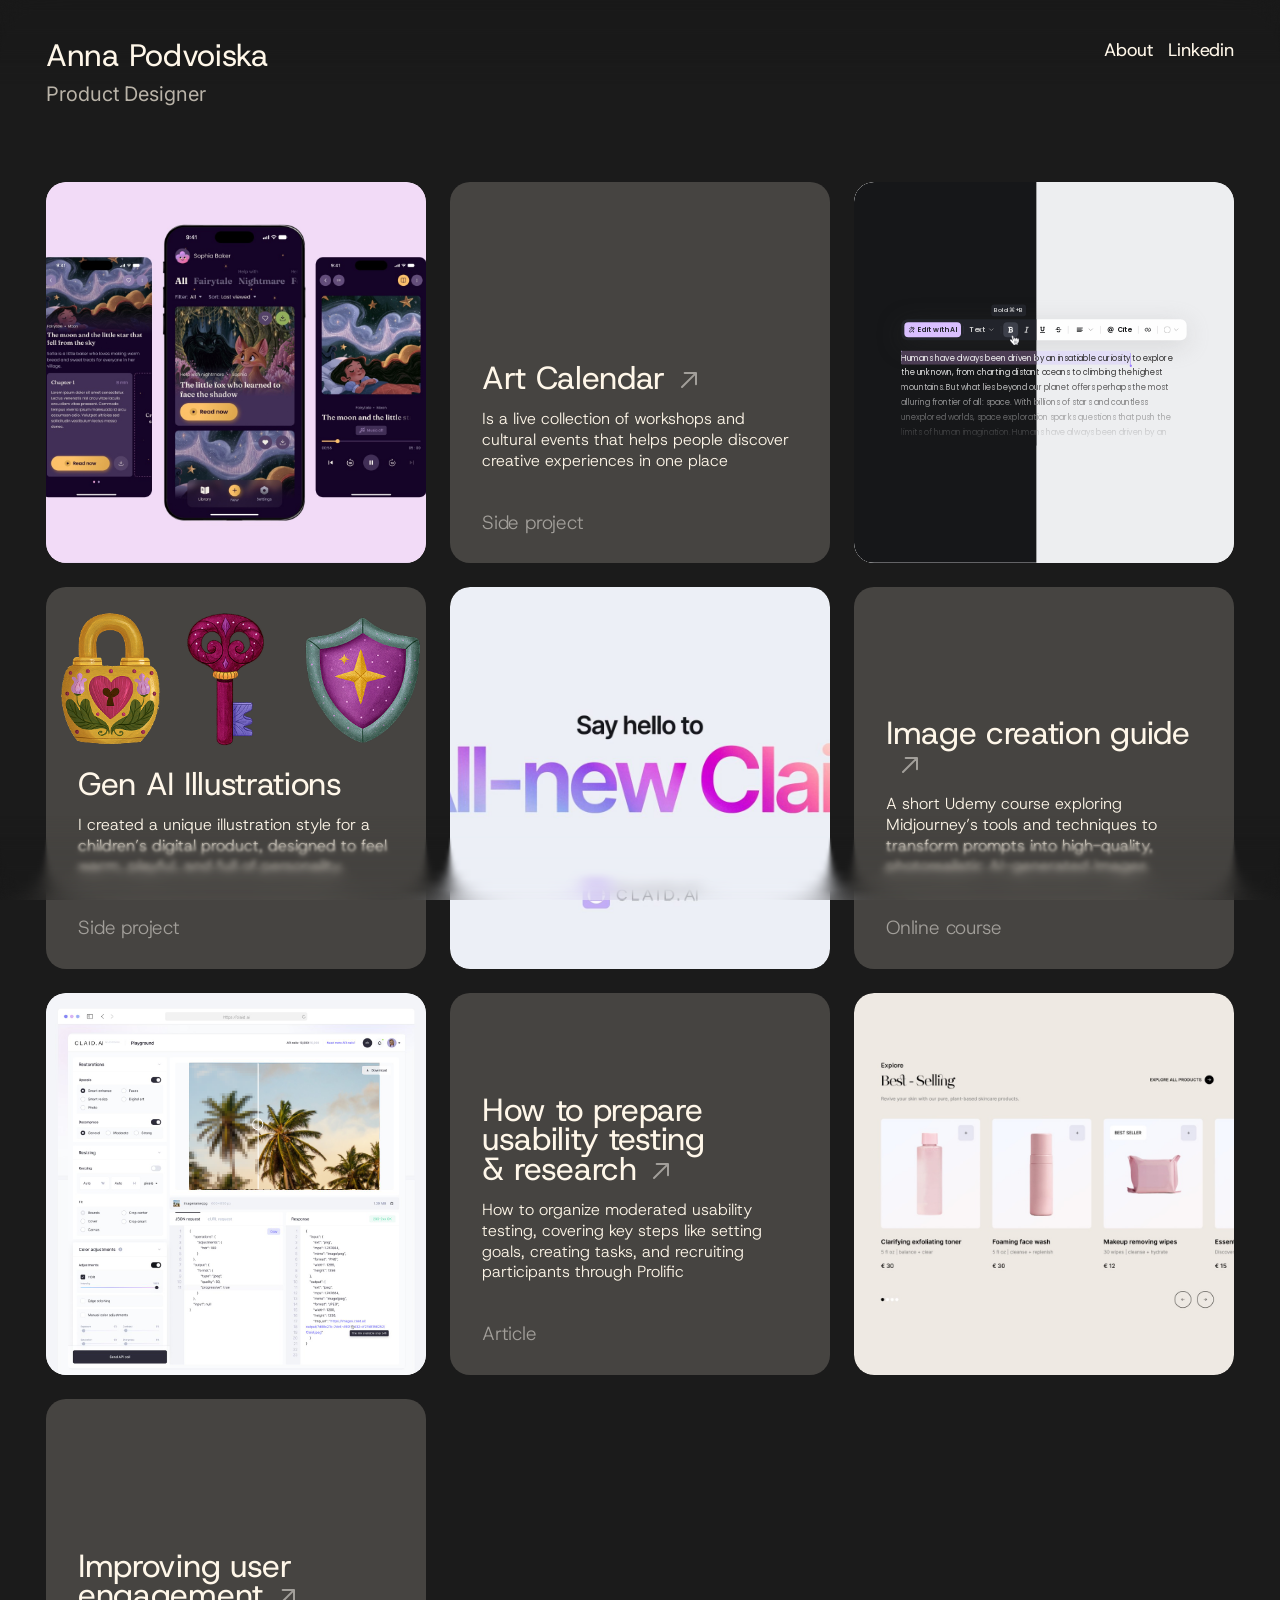
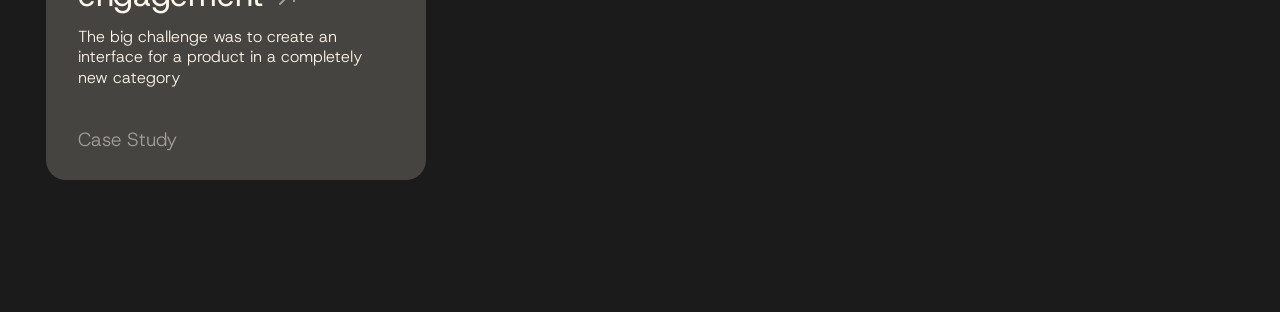
<file: index.html>
<!DOCTYPE html>
<html lang="en">
<head>
  <script>document.documentElement.classList.add('js')</script>
  <meta charset="UTF-8">
  <meta name="viewport" content="width=device-width, initial-scale=1">
  <title>Anna Podvoiska — Product Designer</title>
  <meta name="description" content="Anna Podvoiska is a product designer working on AI products, design systems and side projects.">
  <link rel="icon" href="assets/img/favicon.png">
  <link rel="apple-touch-icon" href="assets/img/apple-touch-icon.png">
  <link rel="preconnect" href="https://fonts.googleapis.com">
  <link rel="preconnect" href="https://fonts.gstatic.com" crossorigin>
  <link href="https://fonts.googleapis.com/css2?family=Host+Grotesk:wght@300;400&family=Inter:wght@400&family=Poppins:wght@400;500;600&display=swap" rel="stylesheet">
  <link rel="stylesheet" href="css/style.css">
  <link rel="stylesheet" href="css/study-assistant.css">
  <!-- Google Analytics (production only) -->
  <script>
    if (location.hostname.endsWith('podvoiska.com')) {
      var s = document.createElement('script');
      s.async = true;
      s.src = 'https://www.googletagmanager.com/gtag/js?id=G-6231RP7KKW';
      document.head.appendChild(s);
      window.dataLayer = window.dataLayer || [];
      function gtag(){dataLayer.push(arguments);}
      gtag('js', new Date());
      gtag('config', 'G-6231RP7KKW');
    }
  </script>
</head>
<body>
  <header class="site-header">
    <a class="brand" href="index.html">
      <span class="brand__name">Anna Podvoiska</span>
      <span class="brand__role">Product Designer</span>
    </a>
    <nav class="site-nav" aria-label="Main">
      <a href="about.html">About</a>
      <a href="https://www.linkedin.com/in/podvoiska/" target="_blank" rel="noopener">Linkedin</a>
    </nav>
  </header>

  <main class="grid">
    <!-- Row 1 -->
    <a class="card card--visual" href="https://www.cloudberry.kids" target="_blank" rel="noopener">
      <div class="card__head">
        <h2 class="card__title">Personal kids stories<svg class="card__arrow" viewBox="0 0 32 32" aria-hidden="true"><path d="M23 20.333V9H11.667M22.667 9.333 9 23"/></svg></h2>
        <p class="card__meta"><span>Cloudberry</span></p>
      </div>
      <div class="card__frame" style="background: #f2dbf7">
        <img class="card__media" src="assets/home/card-kids-stories.jpg?v=2" alt="Cloudberry app: a story with chapters, the home library and the audio player">
      </div>
    </a>

    <a class="card card--text" href="https://thebigartcalendar.com" target="_blank" rel="noopener">
      <div class="card__body">
        <h2 class="card__title">Art Calendar<svg class="card__arrow" viewBox="0 0 32 32" aria-hidden="true"><path d="M23 20.333V9H11.667M22.667 9.333 9 23"/></svg></h2>
        <p class="card__desc">Is a live collection of workshops and cultural events that helps people discover creative experiences in one place</p>
      </div>
      <p class="card__meta"><span>Side project</span></p>
    </a>

    <a class="card card--visual card--study" href="projects/study-assistant.html">
      <div class="card__head">
        <h2 class="card__title">Study assistant</h2>
        <p class="card__meta"><span>Nodera Group</span></p>
      </div>
      <div class="card__frame">
        <div class="sa" data-study-assistant aria-label="AI writing editor switching between light and dark theme" role="img"></div>
      </div>
    </a>

    <!-- Row 2 -->
    <a class="card card--text" href="projects/gen-ai-illustrations.html">
      <div class="card__marquee" aria-hidden="true">
        <div class="card__marquee-track">
          <img src="assets/home/card-genai-icons.png" alt="">
          <img src="assets/home/card-genai-icons.png" alt="">
        </div>
      </div>
      <div class="card__body">
        <h2 class="card__title">Gen AI Illustrations</h2>
        <p class="card__desc">I created a unique illustration style for a children’s digital product, designed to feel warm, playful, and full of personality.</p>
      </div>
      <p class="card__meta"><span>Side project</span></p>
    </a>

    <a class="card card--visual" href="projects/ai-photo-studio.html">
      <div class="card__head">
        <h2 class="card__title">AI photo studio</h2>
        <p class="card__meta"><span>Claid.ai</span></p>
      </div>
      <div class="card__frame">
        <video class="card__media" src="assets/home/card-claid-studio.mp4" poster="assets/home/card-claid-studio-poster.jpg" autoplay muted loop playsinline preload="auto" aria-label="Claid promo: the all-new Claid AI photo studio"></video>
      </div>
    </a>

    <a class="card card--text" href="https://www.udemy.com/course/from-prompt-to-photorealism-midjourney-image-creation-guide/" target="_blank" rel="noopener">
      <div class="card__body">
        <h2 class="card__title">Image creation guide<svg class="card__arrow" viewBox="0 0 32 32" aria-hidden="true"><path d="M23 20.333V9H11.667M22.667 9.333 9 23"/></svg></h2>
        <p class="card__desc">A short Udemy course exploring Midjourney’s tools and techniques to transform prompts into high-quality, photorealistic AI-generated images</p>
      </div>
      <p class="card__meta"><span>Online course</span></p>
    </a>

    <!-- Row 3 -->
    <a class="card card--visual" href="projects/api-playground.html">
      <div class="card__head">
        <h2 class="card__title">API playground</h2>
        <p class="card__meta"><span>Claid.ai</span></p>
      </div>
      <div class="card__frame">
        <div class="ba" role="img" aria-label="Claid API playground: a pixelated palm tree photo becomes sharp as the before/after divider moves">
          <img class="ba__base" src="assets/home/claid-playground/base.jpg" alt="">
          <div class="ba__photo">
            <img src="assets/home/claid-playground/after.jpg" alt="">
            <img class="ba__before" src="assets/home/claid-playground/before.png" alt="">
            <span class="ba__line"></span>
            <span class="ba__handle"></span>
          </div>
          <img class="ba__btn" src="assets/home/claid-playground/base.jpg" alt="">
        </div>
      </div>
    </a>

    <a class="card card--text" href="https://medium.com/ux-planet/moderated-usability-testing-research-16581e08c8ac?sharedUserId=podvoiska" target="_blank" rel="noopener">
      <div class="card__body">
        <h2 class="card__title">How to prepare<br>usability testing<br>&amp; research<svg class="card__arrow" viewBox="0 0 32 32" aria-hidden="true"><path d="M23 20.333V9H11.667M22.667 9.333 9 23"/></svg></h2>
        <p class="card__desc">How to organize moderated usability testing, covering key steps like setting goals, creating tasks, and recruiting participants through Prolific</p>
      </div>
      <p class="card__meta"><span>Article</span></p>
    </a>

    <a class="card card--visual" href="projects/e-commerce.html">
      <div class="card__head">
        <h2 class="card__title">E-commerce</h2>
      </div>
      <div class="card__frame">
        <img class="card__media" src="assets/home/card-shop.jpg" alt="Best-selling products section of an online shop">
      </div>
    </a>

    <!-- Row 4 -->
    <a class="card card--text" href="https://medium.com/design-bootcamp/improving-user-engagement-in-gen-ai-product-case-study-e398e9978664?sharedUserId=podvoiska" target="_blank" rel="noopener">
      <div class="card__body">
        <h2 class="card__title">Improving user engagement<svg class="card__arrow" viewBox="0 0 32 32" aria-hidden="true"><path d="M23 20.333V9H11.667M22.667 9.333 9 23"/></svg></h2>
        <p class="card__desc">The big challenge was to create an interface for a product in a completely new category</p>
      </div>
      <p class="card__meta"><span>Case Study</span></p>
    </a>

    <!-- Hidden for now (Anna, 2026-10-14): Accounting software and the "Text" placeholder card.
    <a class="card card--visual" href="#">
      <div class="card__head">
        <h2 class="card__title">Accounting software<svg class="card__arrow" viewBox="0 0 32 32" aria-hidden="true"><path d="M23 20.333V9H11.667M22.667 9.333 9 23"/></svg></h2>
        <p class="card__meta"><span>Genesis</span></p>
      </div>
      <div class="card__frame">
        <img class="card__media" src="assets/home/card-ranking.jpg" alt="Accounting software dashboard with a data table">
      </div>
    </a>

    <a class="card card--text" href="#">
      <div class="card__body">
        <h2 class="card__title">Text<svg class="card__arrow" viewBox="0 0 32 32" aria-hidden="true"><path d="M23 20.333V9H11.667M22.667 9.333 9 23"/></svg></h2>
        <p class="card__desc">Lorem ipsum dolor sit amet consectetur. Velit eu eu amet ut montes varius cras pharetra. Enim adipiscing nunc nisi sit id. Dis velit vitae neque nunc at</p>
      </div>
      <p class="card__meta"><span>Side project</span></p>
    </a>
    -->
  </main>

  <script src="js/study-assistant.js"></script>
  <script>
    // Card videos: play while on screen, pause when scrolled away (also resumes after a background tab)
    const io = new IntersectionObserver((entries) => {
      entries.forEach(({ target, isIntersecting }) => {
        if (isIntersecting) target.play().catch(() => {});
        else target.pause();
      });
    });
    document.querySelectorAll('video.card__media').forEach((v) => {
      io.observe(v);
      // safety net for browsers that stop at the end despite loop
      v.addEventListener('ended', () => { v.currentTime = 0; v.play().catch(() => {}); });
    });
  </script>

  <script src="js/site.js"></script>
</body>
</html>
</file>
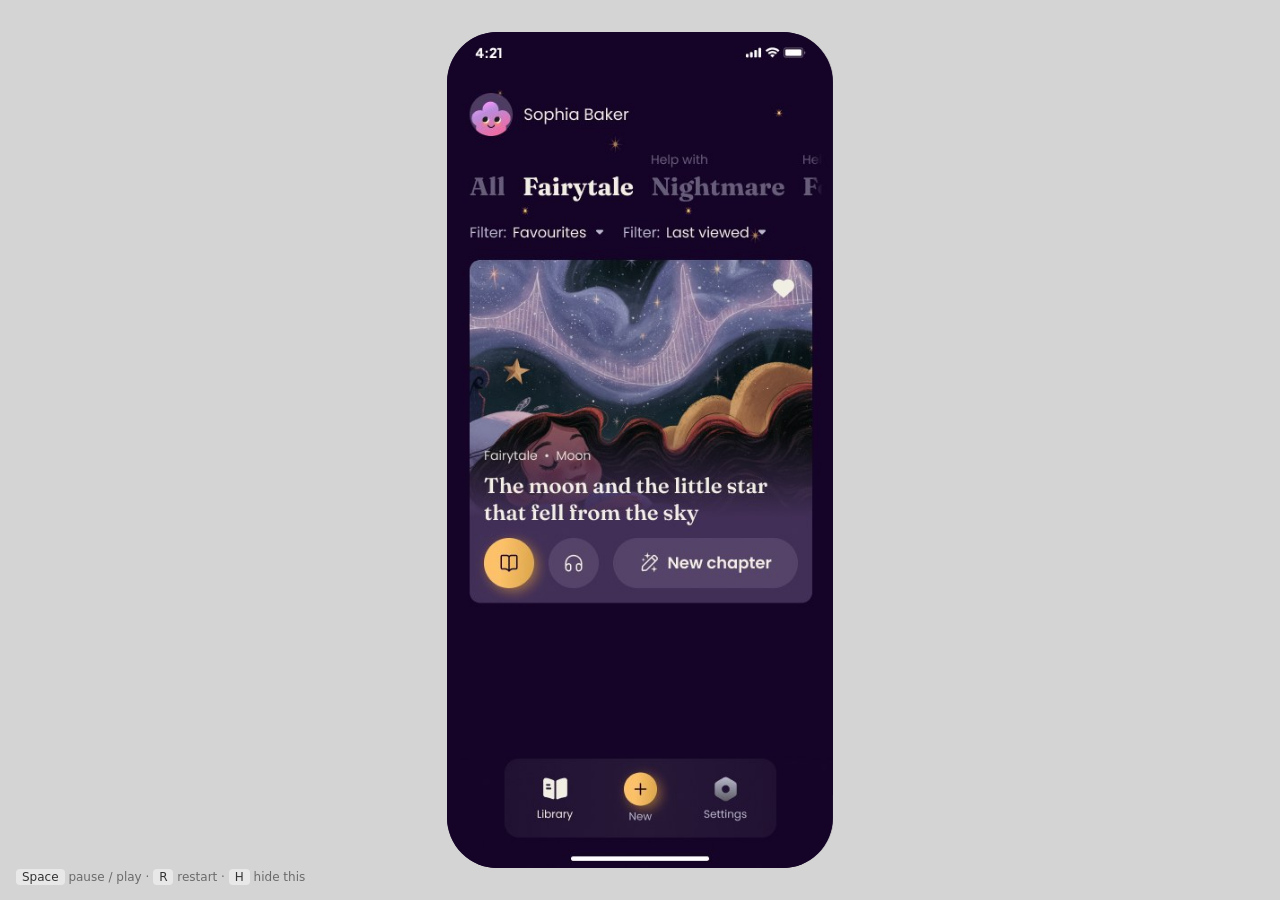
<file: animations/cloudberry-prototype/index.html>
<!doctype html>
<html lang="en">
<head>
<meta charset="utf-8">
<script>
  // ?embed → used inside the home card: fills its frame, no background/hint
  if (new URLSearchParams(location.search).has('embed')) document.documentElement.classList.add('embed');
</script>
<meta name="viewport" content="width=device-width, initial-scale=1">
<title>Cloudberry Prototype</title>
<link rel="preconnect" href="https://fonts.googleapis.com">
<link rel="preconnect" href="https://fonts.gstatic.com" crossorigin>
<link href="https://fonts.googleapis.com/css2?family=Poppins:wght@400&display=swap" rel="stylesheet">
<style>
  /* Cloudberry story app prototype, Figma: Concepts / Section 2 (2573:41244).
     Loop: Library → tap story → Story page → tap Read → Book loader → Reader → tap Listen → Player → back. */
  * { box-sizing: border-box; margin: 0; }
  html, body { height: 100%; }
  body {
    background: #d4d4d4;
    display: grid;
    place-items: center;
    overflow: hidden;
    -webkit-font-smoothing: antialiased;
  }

  .fit { position: fixed; left: 50%; top: 50%; width: 430px; height: 932px; transform: translate(-50%, -50%); }

  /* phone: the 430×932 screens, clipped to the device corner radius */
  .phone {
    position: relative;
    width: 430px; height: 932px;
    border-radius: 56px;
    overflow: hidden;
    background: #150427;
    isolation: isolate;
  }
  .screen { position: absolute; inset: 0; opacity: 0; will-change: opacity, transform; }
  .screen > img { position: absolute; inset: 0; width: 100%; height: 100%; display: block; }
  .abs { position: absolute; }

  /* bars: a patch in the page colour hides the static bar in the export, then the live bar is drawn */
  .patch { background: #150427; }
  .track { height: 4px; border-radius: 30px; background: #422f57; overflow: hidden; }
  .fill  { height: 100%; width: 0; border-radius: 30px; background: #fcc169; }
  .knob  { width: 16px; height: 16px; border-radius: 50%; background: #fcc169; margin-left: -8px; }
  .time  { font: 400 14px/20px 'Poppins', sans-serif; color: #b9b8cc; }

  /* tap feedback */
  .tap {
    width: 56px; height: 56px; border-radius: 50%;
    background: rgba(255, 255, 255, .55);
    transform: translate(-50%, -50%) scale(.2);
    opacity: 0;
    pointer-events: none;
    z-index: 5;
  }

  .hint {
    position: fixed; left: 16px; bottom: 14px;
    font: 500 12px/1.5 system-ui, sans-serif; color: #6b6b6b;
    transition: opacity .3s;
  }
  .hint kbd { font: inherit; padding: 1px 6px; border-radius: 4px; background: #e8e8e8; color: #333; }
  body.clean .hint { opacity: 0; }

  /* embedded in a page (iframe): scale to the frame width, no chrome around the phone */
  .embed body { background: transparent; display: block; }
  .embed .fit { left: 0; top: 0; transform-origin: 0 0; }
  .embed .phone { border-radius: 0; }
  .embed .hint { display: none; }
</style>
</head>
<body>
  <div class="fit" id="fit">
    <div class="phone" id="phone">
      <div class="screen" data-screen="library"><img src="assets/library.jpg" alt=""></div>

      <div class="screen" data-screen="story"><img src="assets/story.jpg" alt=""></div>

      <div class="screen" data-screen="loader">
        <img src="assets/loader.jpg" alt="">
        <div class="abs patch" style="left:40px; top:842px; width:350px; height:12px"></div>
        <div class="abs track" style="left:44px; top:846px; width:342px"><div class="fill" id="loadFill"></div></div>
      </div>

      <div class="screen" data-screen="reader"><img src="assets/reader.jpg" alt=""></div>

      <div class="screen" data-screen="player">
        <img src="assets/player.jpg" alt="">
        <div class="abs patch" style="left:16px; top:636px; width:398px; height:50px"></div>
        <div class="abs track" style="left:24px; top:646px; width:382px"><div class="fill" id="playFill"></div></div>
        <div class="abs knob" id="knob" style="top:640px"></div>
        <div class="abs time" id="time" style="left:24px; top:664px">00:58</div>
        <div class="abs time" style="right:24px; top:664px">05 : 00</div>
      </div>

      <div class="abs tap" id="tap"></div>
    </div>
  </div>

  <p class="hint"><kbd>Space</kbd> pause / play · <kbd>R</kbd> restart · <kbd>H</kbd> hide this</p>

<script>
  // Timeline in seconds (one loop = LOOP s)
  const LOOP = 18.6;
  const SEGMENTS = [
    // screen, starts at (s). Each one fades in over FADE on top of the previous one.
    ['library', 0],
    ['story',   2.6],
    ['loader',  5.4],
    ['reader',  8.2],
    ['player', 11.6],
    ['library', 18.2],  // back to the start, so the loop is seamless
  ];
  const FADE = 0.4;
  const TAPS = [
    { at: 1.9,  x: 215, y: 380 },  // the story card in the library
    { at: 4.7,  x: 52,  y: 410 },  // "Read" (book) button on the story page
    { at: 10.9, x: 247, y: 160 },  // "Listen" (headphones) in the reader
  ];
  const TAP_DUR = 0.6;

  const $ = (s) => document.querySelector(s);
  const screens = {};
  document.querySelectorAll('[data-screen]').forEach((el) => { screens[el.dataset.screen] = el; });
  const loadFill = $('#loadFill'), playFill = $('#playFill'), knob = $('#knob'), time = $('#time'), tap = $('#tap');

  const clamp = (v, a = 0, b = 1) => Math.min(b, Math.max(a, v));
  const ease = (t) => (t < .5 ? 4 * t * t * t : 1 - Math.pow(-2 * t + 2, 3) / 2); // easeInOutCubic
  const fmt = (s) => `${String(Math.floor(s / 60)).padStart(2, '0')}:${String(Math.floor(s % 60)).padStart(2, '0')}`;

  function render(t) {
    // screens: the new screen fades in (with a slight settle) on top of the previous one
    let i = SEGMENTS.length - 1;
    while (i > 0 && t < SEGMENTS[i][1]) i--;
    const [cur, from] = SEGMENTS[i];
    const prev = SEGMENTS[(i - 1 + SEGMENTS.length) % SEGMENTS.length][0];
    const o = ease(clamp((t - from) / FADE));
    for (const name in screens) {
      const s = screens[name].style;
      if (name === cur) { s.opacity = name === prev ? 1 : o; s.zIndex = 2; s.transform = `scale(${1.02 - 0.02 * o})`; }
      else if (name === prev) { s.opacity = 1; s.zIndex = 1; s.transform = 'none'; }
      else { s.opacity = 0; s.zIndex = 0; }
    }

    // loader bar fills while the book "loads"
    loadFill.style.width = `${ease(clamp((t - 5.7) / 2.2)) * 100}%`;

    // player: playing from 00:58, the bar and knob move along with the time
    const played = 58 + clamp(t - 11.9, 0, 6.3);
    const pct = played / 300;
    playFill.style.width = `${pct * 100}%`;
    knob.style.left = `${24 + 382 * pct}px`;
    time.textContent = fmt(played);

    // tap ripple
    let shown = false;
    for (const { at, x, y } of TAPS) {
      const p = (t - at) / TAP_DUR;
      if (p >= 0 && p <= 1) {
        tap.style.left = `${x}px`; tap.style.top = `${y}px`;
        tap.style.transform = `translate(-50%, -50%) scale(${0.3 + 0.9 * ease(p)})`;
        tap.style.opacity = String(p < .25 ? p / .25 : 1 - (p - .25) / .75);
        shown = true;
      }
    }
    if (!shown) tap.style.opacity = '0';
  }

  // playback clock (pausable)
  let start = performance.now(), pausedAt = null;
  const reduce = matchMedia('(prefers-reduced-motion: reduce)').matches;
  function frame(now) {
    const t = (((pausedAt ?? now) - start) / 1000) % LOOP;
    render(t);
    if (!reduce) requestAnimationFrame(frame);
  }
  if (reduce) render(0.5); else requestAnimationFrame(frame);

  // Scale the 430×932 phone to fit the window
  const fit = $('#fit');
  const embed = document.documentElement.classList.contains('embed');
  const resize = () => {
    if (embed) { fit.style.transform = `scale(${innerWidth / 430})`; return; }
    const s = Math.min((innerWidth - 64) / 430, (innerHeight - 64) / 932);
    fit.style.transform = `translate(-50%, -50%) scale(${s})`;
  };
  addEventListener('resize', resize); resize();

  addEventListener('keydown', (e) => {
    if (e.code === 'Space') {
      e.preventDefault();
      if (pausedAt === null) pausedAt = performance.now();
      else { start += performance.now() - pausedAt; pausedAt = null; }
    } else if (e.key === 'r' || e.key === 'R') {
      start = performance.now(); pausedAt = null;
    } else if (e.key === 'h' || e.key === 'H') {
      document.body.classList.toggle('clean');
    }
  });
</script>
</body>
</html>
</file>
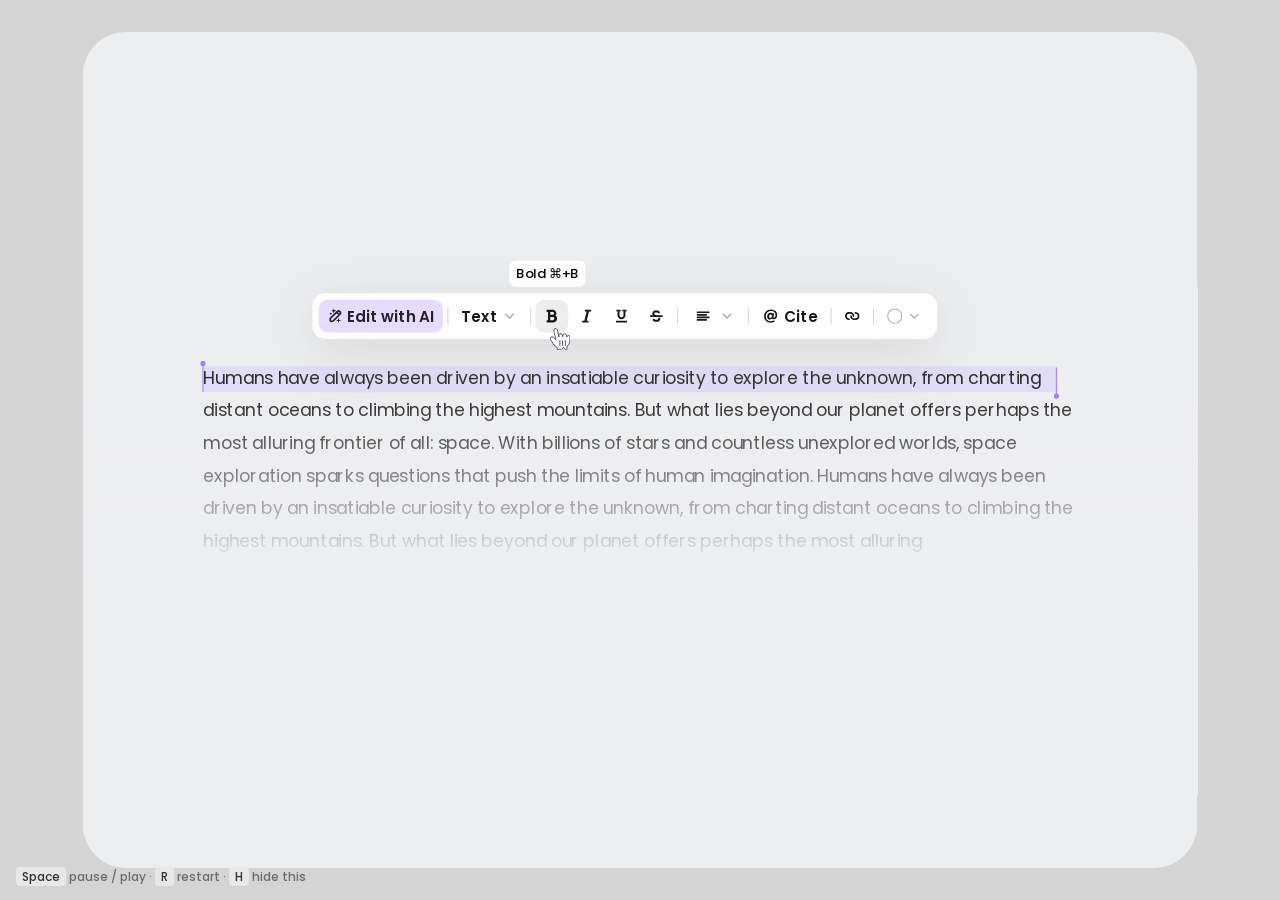
<file: animations/study-assistant/index.html>
<!doctype html>
<html lang="en">
<head>
<meta charset="utf-8">
<meta name="viewport" content="width=device-width, initial-scale=1">
<title>Study Assistant</title>
<link rel="preconnect" href="https://fonts.googleapis.com">
<link rel="preconnect" href="https://fonts.gstatic.com" crossorigin>
<link href="https://fonts.googleapis.com/css2?family=Poppins:wght@400;500;600&display=swap" rel="stylesheet">
<style>
  /* Animatable split position: 0% = all light, 100% = all dark */
  @property --split {
    syntax: '<percentage>';
    inherits: true;
    initial-value: 0%;
  }

  * { box-sizing: border-box; margin: 0; }

  html, body { height: 100%; }
  body {
    background: #d4d4d4;
    display: grid;
    place-items: center;
    overflow: hidden;
    font-family: 'Poppins', sans-serif;
    -webkit-font-smoothing: antialiased;
  }

  .fit {
    position: fixed; left: 50%; top: 50%;
    width: 1024px; height: 768px;
    transform: translate(-50%, -50%);
  }

  .stage {
    position: relative;
    width: 1024px;
    height: 768px;
    border-radius: 40px;
    overflow: hidden;
    isolation: isolate;
    animation: wipe 7s infinite;
  }
  .stage.paused { animation-play-state: paused; }

  /* light → dark (left to right), hold, dark → light (right to left), hold */
  @keyframes wipe {
    0%     { --split: 0%;   animation-timing-function: linear; }
    12%    { --split: 0%;   animation-timing-function: cubic-bezier(.65, 0, .35, 1); }
    40%    { --split: 100%; animation-timing-function: linear; }
    56%    { --split: 100%; animation-timing-function: cubic-bezier(.65, 0, .35, 1); }
    84%    { --split: 0%;   animation-timing-function: linear; }
    100%   { --split: 0%; }
  }

  .layer { position: absolute; inset: 0; }
  .layer.dark { clip-path: inset(0 calc(100% - var(--split)) 0 0); }

  .abs { position: absolute; }

  /* ---------- theme tokens ---------- */
  .light {
    --bg: #edeef0;
    --bg-0: rgba(237, 238, 240, 0);
    --text: #2d2c2c;
    --sel: #e2ddf6;
    --bar: #fefefe;
    --bar-shadow: rgba(177, 177, 177, 0.4);
    --ai: #e5dcff;
    --label: #161719;
    --divider: #d8d7d8;
    --active: #ededed;
    --tip-bg: #ffffff;
    --tip-text: #000000;
  }
  .dark {
    --bg: #161719;
    --bg-0: rgba(22, 23, 25, 0);
    --text: #f3f3f3;
    --sel: #4c3d54;
    --bar: #22242b;
    --bar-shadow: rgba(42, 42, 42, 0.4);
    --ai: #d9bfff;
    --label: #cdcdcd;
    --divider: #34363c;
    --active: #3d404b;
    --tip-bg: #22242b;
    --tip-text: #e5e5e5;
  }

  .layer { background: var(--bg); }

  .selection { left: 111px; top: 307px; width: 783px; height: 24px; background: var(--sel); }
  .handle { width: 5px; height: 29px; display: block; }
  .handle.l { left: 108px; top: 302px; }
  .handle.r { left: 892px; top: 308px; transform: rotate(180deg); }

  .copy {
    left: 111px; top: 303px; width: 802px;
    font-size: 16px; line-height: 30px; font-weight: 400;
    color: var(--text);
  }

  .fade {
    left: 0; top: 335px; width: 1024px; height: 159px;
    background: linear-gradient(to bottom, var(--bg-0), var(--bg));
  }

  .toolbar {
    left: 211px; top: 240px; height: 42px;
    display: flex; align-items: center; gap: 4px;
    padding: 10px 6px;
    background: var(--bar);
    border-radius: 12px;
    filter: drop-shadow(0 10px 25px var(--bar-shadow));
  }
  .toolbar img { width: 14px; height: 14px; display: block; }
  .chip {
    display: flex; align-items: center; gap: 4px;
    padding: 4px 8px; border-radius: 8px;
    font-size: 14px; line-height: 22px; font-weight: 600;
    color: var(--label); white-space: nowrap;
  }
  .chip.ai { background: var(--ai); color: #22242b; }
  .chip.align { padding: 4px 8px; }
  .chip.align .pad { padding: 4px; }
  .chip.cite img { width: 16px; height: 16px; }
  .chip.color { padding: 8px; }
  .sep { width: 1px; height: 16px; border-radius: 20px; background: var(--divider); flex-shrink: 0; }
  .icons { display: flex; gap: 2px; }
  .icon-btn {
    width: 30px; height: 30px; border-radius: 8px;
    display: grid; place-items: center;
  }
  .icon-btn.active { background: var(--active); }

  .cursor { left: 424px; top: 267px; width: 30px; height: 30px; }
  .cursor img {
    position: absolute;
    left: calc(18.48% - 0.6px); top: calc(18.32% - 0.6px);
    width: 18.83px; height: 19.81px;
  }

  .tooltip {
    left: 392px; top: 210px;
    padding: 6px; border-radius: 6px;
    background: var(--tip-bg);
    color: var(--tip-text);
    font-size: 12px; font-weight: 500; line-height: 12px;
    white-space: nowrap;
  }

  /* ---------- controls (hidden while recording) ---------- */
  .hint {
    position: fixed; left: 16px; bottom: 14px;
    font: 500 12px/1.5 'Poppins', sans-serif;
    color: #6b6b6b;
    transition: opacity .3s;
  }
  .hint kbd {
    font: inherit; padding: 1px 6px; border-radius: 4px;
    background: #e8e8e8; color: #333;
  }
  body.clean .hint { opacity: 0; }
</style>
</head>
<body>
  <div class="fit" id="fit">
    <div class="stage" id="stage"></div>
  </div>

  <p class="hint"><kbd>Space</kbd> pause / play · <kbd>R</kbd> restart · <kbd>H</kbd> hide this</p>

<script>
  const text = 'Humans have always been driven by an insatiable curiosity to explore the unknown, from charting distant oceans to climbing the highest mountains. But what lies beyond our planet offers perhaps the most alluring frontier of all: space. With billions of stars and countless unexplored worlds, space exploration sparks questions that push the limits of human imagination. Humans have always been driven by an insatiable curiosity to explore the unknown, from charting distant oceans to climbing the highest mountains. But what lies beyond our planet offers perhaps the most alluring';

  const layer = (t) => {
    const a = (name) => `assets/${t}/${name}.svg`;
    return `
    <div class="layer ${t}">
      <div class="abs selection"></div>
      <img class="abs handle l" src="${a('union-l')}" alt="">
      <img class="abs handle r" src="${a('union-r')}" alt="">
      <p class="abs copy">${text}</p>

      <div class="abs toolbar">
        <div class="chip ai"><img src="assets/ai.svg" alt="">Edit with AI</div>
        <div class="sep"></div>
        <div class="chip">Text<img src="${a('arrow1')}" alt=""></div>
        <div class="sep"></div>
        <div class="icons">
          <div class="icon-btn active"><img src="${a('bold')}" alt=""></div>
          <div class="icon-btn"><img src="${a('italic')}" alt=""></div>
          <div class="icon-btn"><img src="${a('underline')}" alt=""></div>
          <div class="icon-btn"><img src="${a('strike')}" alt=""></div>
        </div>
        <div class="sep"></div>
        <div class="chip align"><span class="pad"><img src="${a('align')}" alt=""></span><img src="${a('arrow2')}" alt=""></div>
        <div class="sep"></div>
        <div class="chip cite"><img src="${a('cite')}" alt="">Cite</div>
        <div class="sep"></div>
        <div class="icon-btn"><img src="${a('link')}" alt=""></div>
        <div class="sep"></div>
        <div class="chip color"><img src="${a('color')}" alt=""><img src="${a('arrow3')}" alt=""></div>
      </div>

      <div class="abs fade"></div>
      <div class="abs cursor"><img src="assets/cursor.svg" alt=""></div>
      <div class="abs tooltip">Bold ⌘+B</div>
    </div>`;
  };

  const stage = document.getElementById('stage');
  stage.innerHTML = layer('light') + layer('dark');

  // Scale the 1024×768 card to fill the window (vector, so it stays sharp)
  const fit = document.getElementById('fit');
  const resize = () => {
    const s = Math.min((innerWidth - 64) / 1024, (innerHeight - 64) / 768);
    fit.style.transform = `translate(-50%, -50%) scale(${s})`;
  };
  addEventListener('resize', resize);
  resize();

  addEventListener('keydown', (e) => {
    if (e.code === 'Space') {
      e.preventDefault();
      stage.classList.toggle('paused');
    } else if (e.key === 'r' || e.key === 'R') {
      stage.style.animation = 'none';
      stage.offsetWidth;
      stage.style.animation = '';
      stage.classList.remove('paused');
    } else if (e.key === 'h' || e.key === 'H') {
      document.body.classList.toggle('clean');
    }
  });
</script>
</body>
</html>
</file>
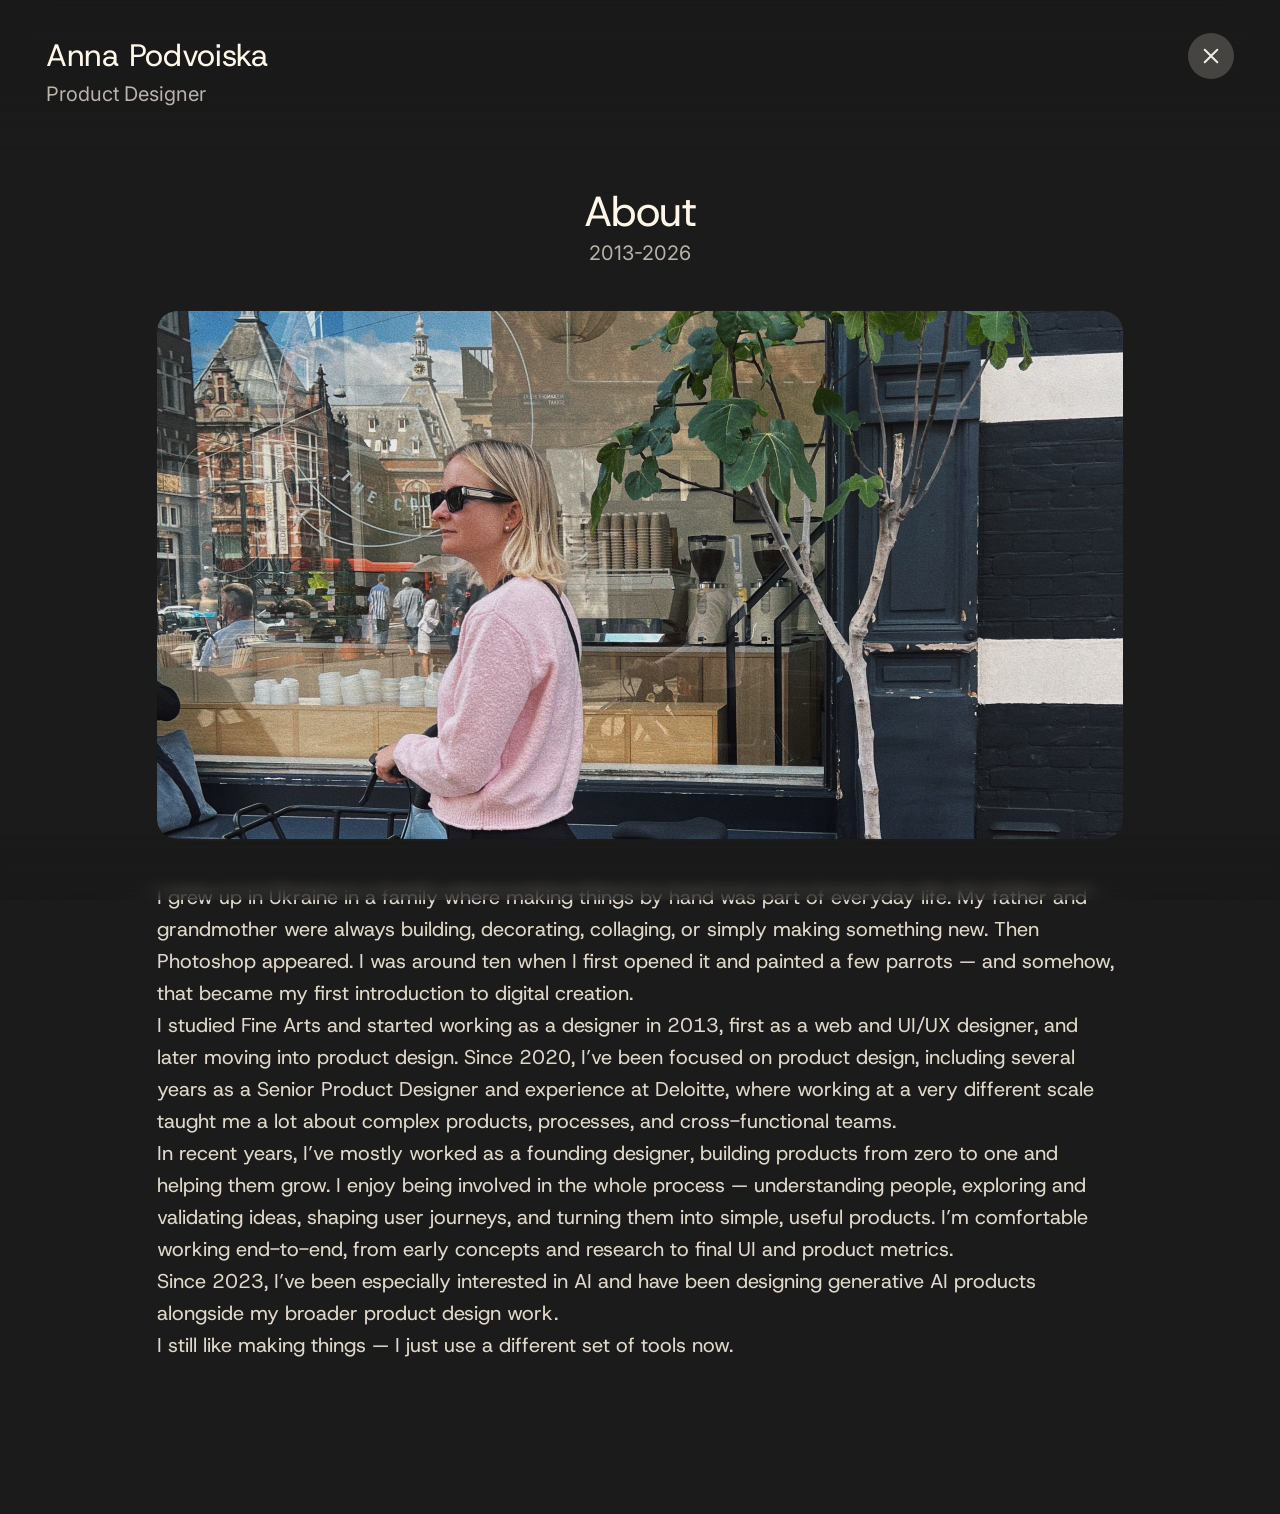
<file: about.html>
<!DOCTYPE html>
<html lang="en">
<head>
  <script>document.documentElement.classList.add('js')</script>
  <meta charset="UTF-8">
  <meta name="viewport" content="width=device-width, initial-scale=1">
  <title>About — Anna Podvoiska</title>
  <meta name="description" content="Anna Podvoiska, product designer since 2013: from Fine Arts and web design to founding designer of AI products.">
  <link rel="icon" href="assets/img/favicon.png">
  <link rel="apple-touch-icon" href="assets/img/apple-touch-icon.png">
  <link rel="preconnect" href="https://fonts.googleapis.com">
  <link rel="preconnect" href="https://fonts.gstatic.com" crossorigin>
  <link href="https://fonts.googleapis.com/css2?family=Host+Grotesk:wght@300;400&family=Inter:wght@400&display=swap" rel="stylesheet">
  <link rel="stylesheet" href="css/style.css">
  <link rel="stylesheet" href="css/project.css">
  <!-- Google Analytics (production only) -->
  <script>
    if (location.hostname.endsWith('podvoiska.com')) {
      var s = document.createElement('script');
      s.async = true;
      s.src = 'https://www.googletagmanager.com/gtag/js?id=G-6231RP7KKW';
      document.head.appendChild(s);
      window.dataLayer = window.dataLayer || [];
      function gtag(){dataLayer.push(arguments);}
      gtag('js', new Date());
      gtag('config', 'G-6231RP7KKW');
    }
  </script>
</head>
<body class="project">
  <header class="site-header project__top">
    <a class="brand" href="index.html">
      <span class="brand__name">Anna Podvoiska</span>
      <span class="brand__role">Product Designer</span>
    </a>
    <a class="project__close" href="index.html" aria-label="Close and go back to the home page">
      <svg viewBox="0 0 46 46" aria-hidden="true"><path d="M28.593 15.993a1 1 0 0 1 1.414 1.414l-5.593 5.593 5.593 5.593a1 1 0 0 1-1.414 1.414L23 24.414l-5.593 5.593a1 1 0 0 1-1.414-1.414L21.586 23l-5.593-5.593a1 1 0 0 1 1.414-1.414L23 21.586l5.593-5.593Z"/></svg>
    </a>
  </header>

  <header class="project__head">
    <h1 class="project__title">About</h1>
    <p class="project__meta"><span>2013-2026</span></p>
  </header>

  <main class="project__body">
    <figure class="project__panel">
      <img src="assets/about/anna.jpg" width="1932" height="1056" alt="Anna Podvoiska in a pink sweater outside a café window in Amsterdam">
    </figure>

    <section class="project__text project__text--flow">
      <p>I grew up in Ukraine in a family where making things by hand was part of everyday life. My father and grandmother were always building, decorating, collaging, or simply making something new. Then Photoshop appeared. I was around ten when I first opened it and painted a few parrots — and somehow, that became my first introduction to digital creation.</p>
      <p>I studied Fine Arts and started working as a designer in 2013, first as a web and UI/UX designer, and later moving into product design. Since 2020, I’ve been focused on product design, including several years as a Senior Product Designer and experience at Deloitte, where working at a very different scale taught me a lot about complex products, processes, and cross-functional teams.</p>
      <p>In recent years, I’ve mostly worked as a founding designer, building products from zero to one and helping them grow. I enjoy being involved in the whole process — understanding people, exploring and validating ideas, shaping user journeys, and turning them into simple, useful products. I’m comfortable working end-to-end, from early concepts and research to final UI and product metrics.</p>
      <p>Since 2023, I’ve been especially interested in AI and have been designing generative AI products alongside my broader product design work.</p>
      <p>I still like making things — I just use a different set of tools now.</p>
    </section>
  </main>

  <script>
    // Esc closes the page, like the ✕ button
    addEventListener('keydown', (e) => {
      if (e.key === 'Escape') location.href = 'index.html';
    });
  </script>
  <script src="js/site.js"></script>
</body>
</html>
</file>
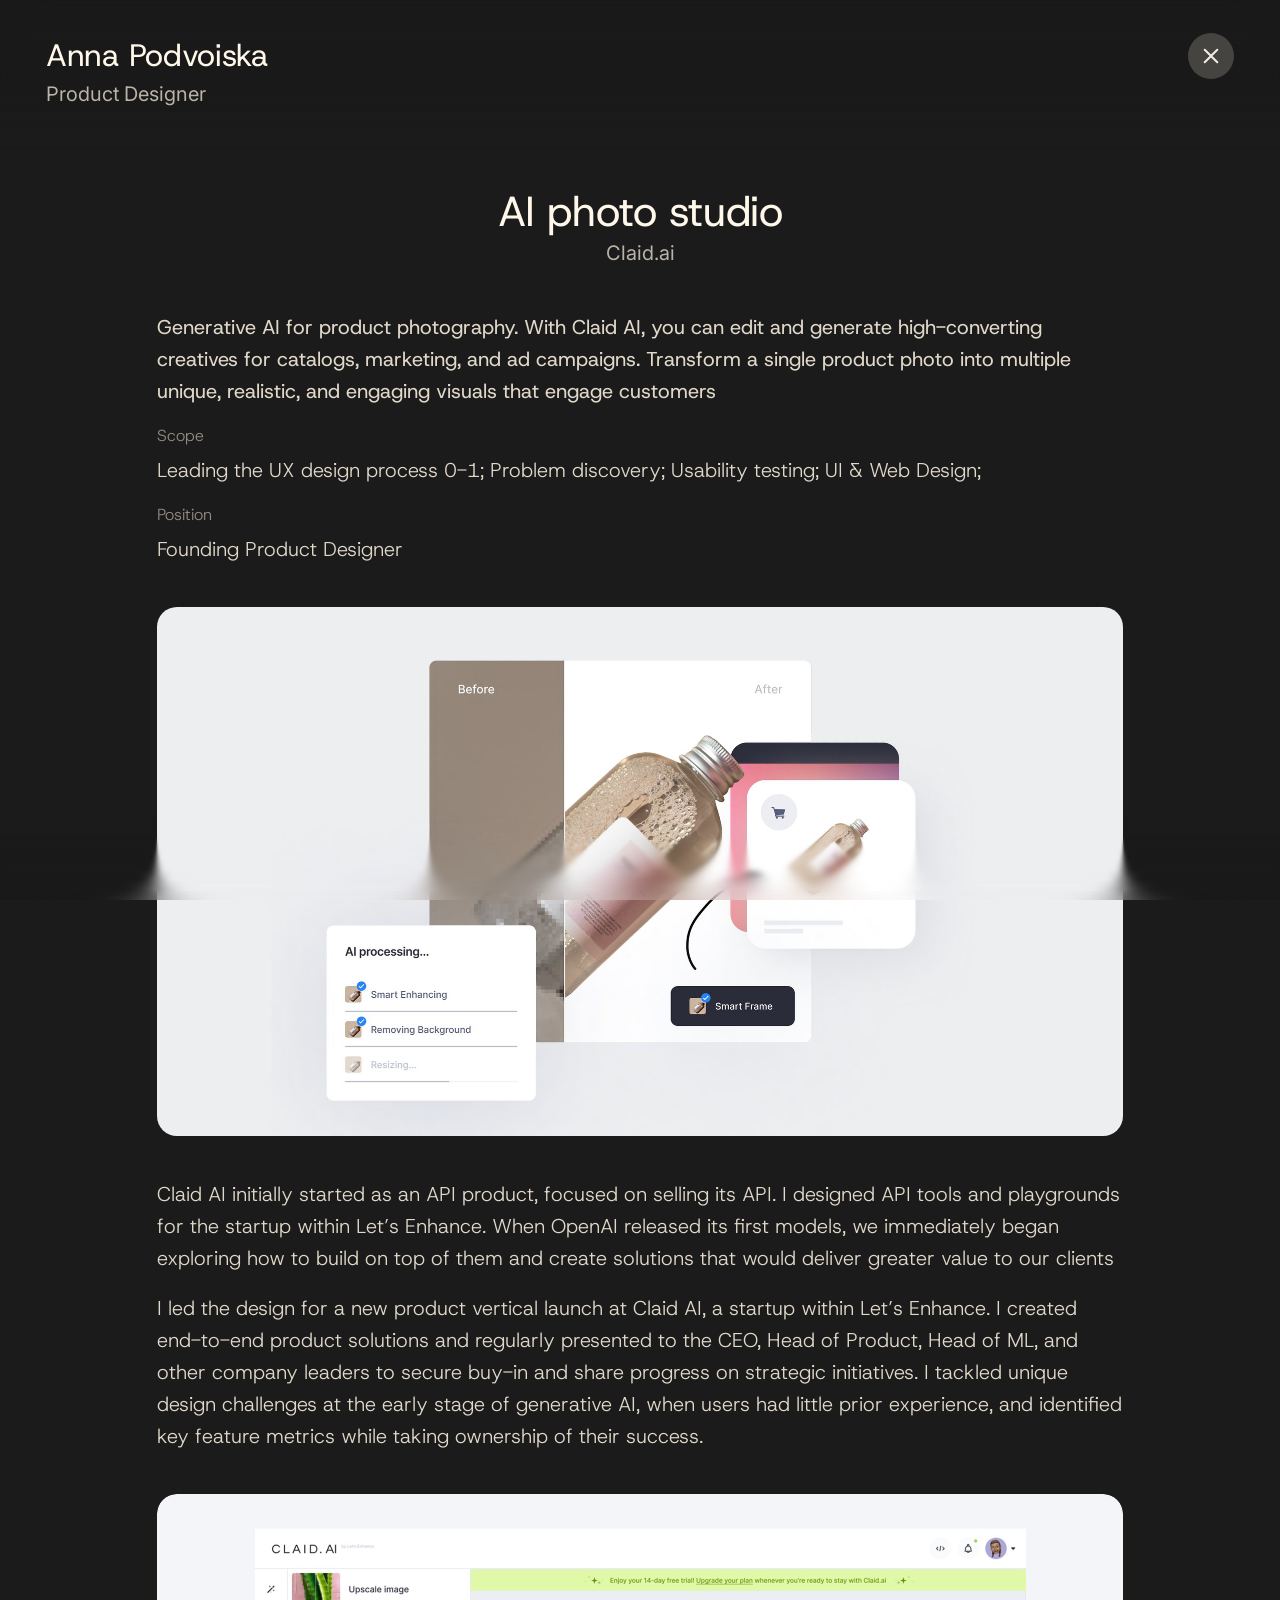
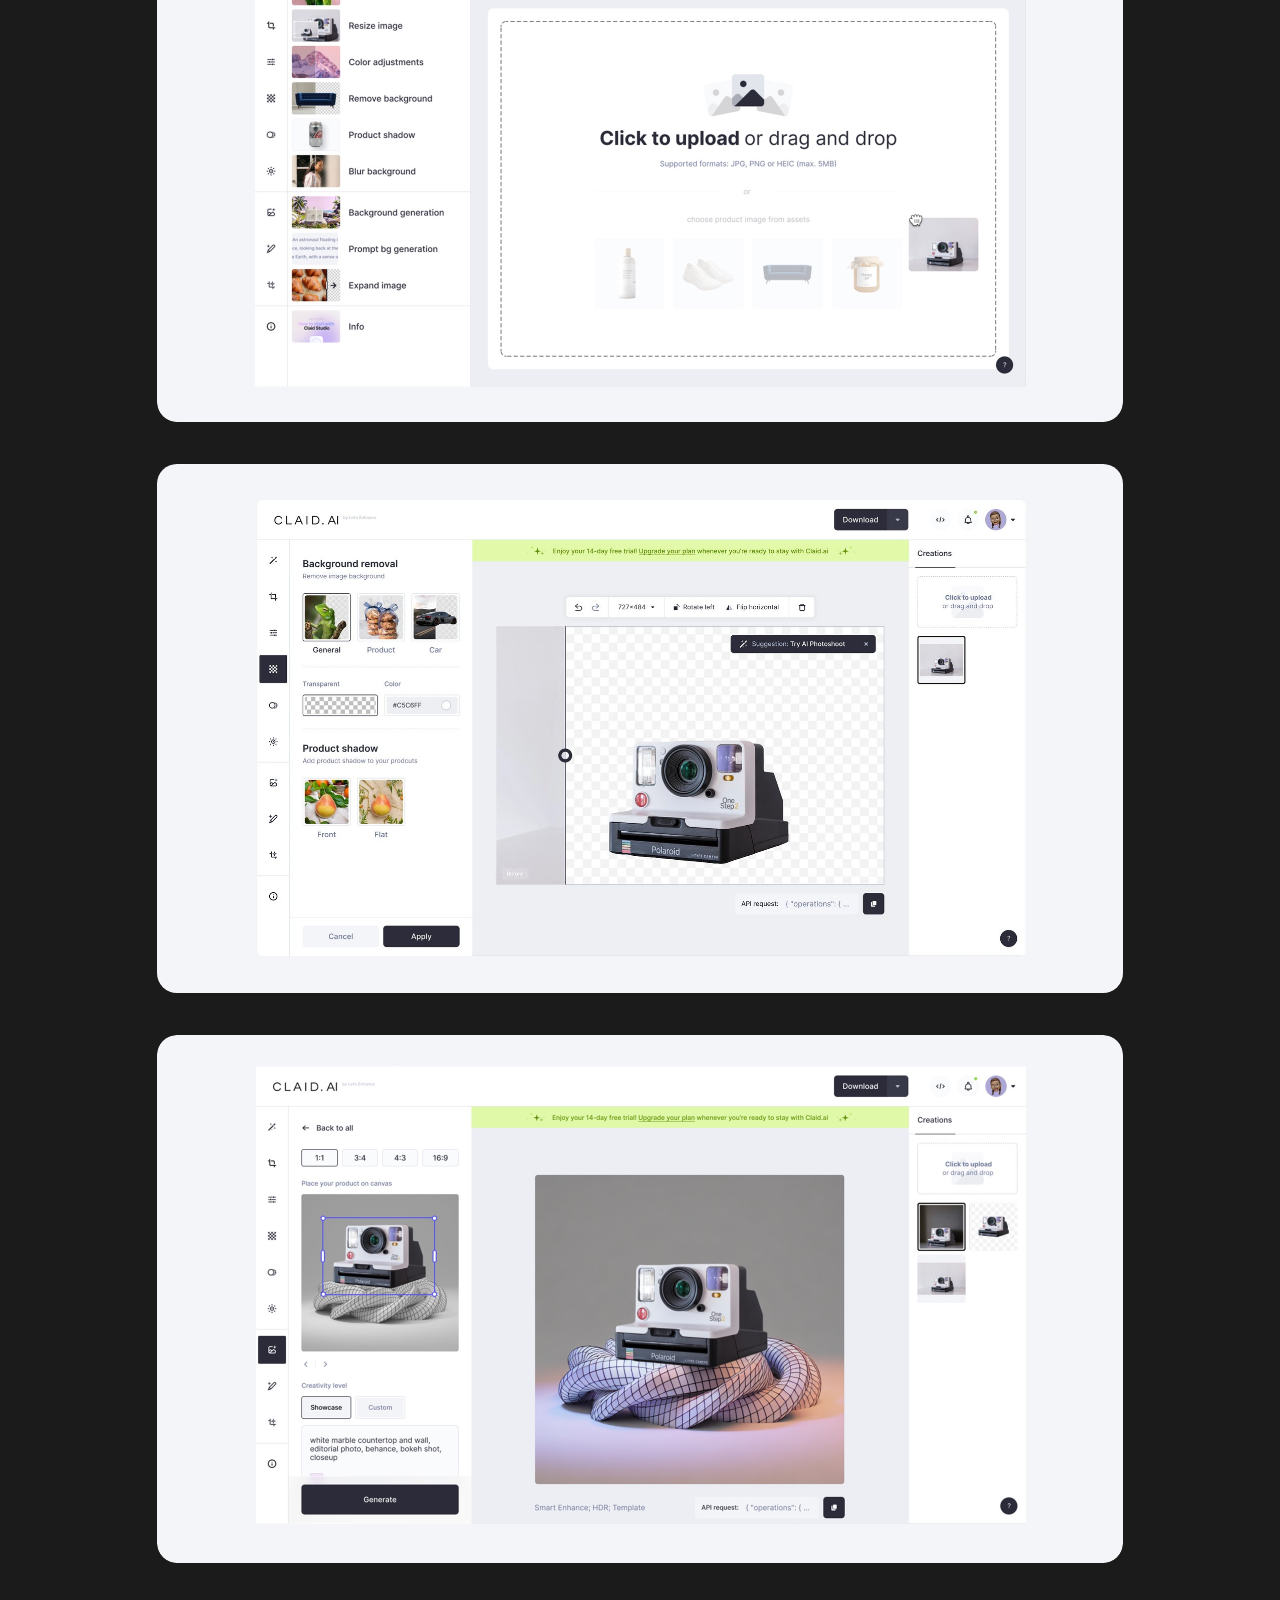
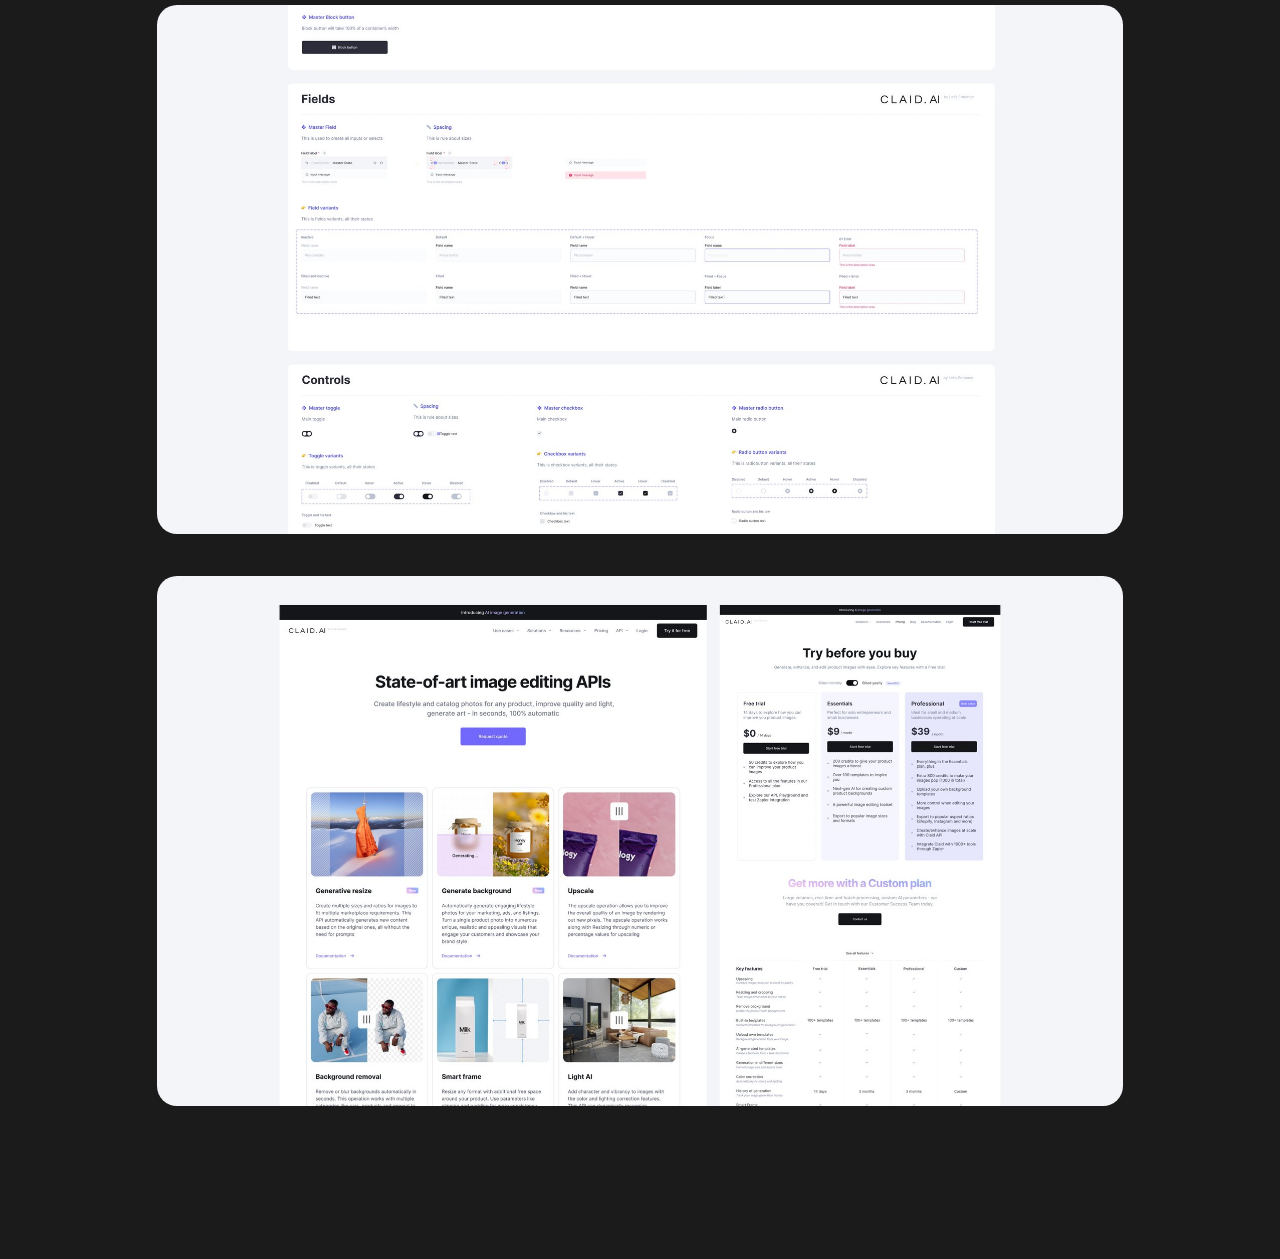
<file: projects/ai-photo-studio.html>
<!DOCTYPE html>
<html lang="en">
<head>
  <script>document.documentElement.classList.add('js')</script>
  <meta charset="UTF-8">
  <meta name="viewport" content="width=device-width, initial-scale=1">
  <title>AI photo studio — Anna Podvoiska</title>
  <meta name="description" content="Generative AI for product photography at Claid.ai, 2021–2024. Case study by Anna Podvoiska, Founding Product Designer.">
  <link rel="icon" href="../assets/img/favicon.png">
  <link rel="apple-touch-icon" href="../assets/img/apple-touch-icon.png">
  <link rel="preconnect" href="https://fonts.googleapis.com">
  <link rel="preconnect" href="https://fonts.gstatic.com" crossorigin>
  <link href="https://fonts.googleapis.com/css2?family=Host+Grotesk:wght@300;400&family=Inter:wght@400&display=swap" rel="stylesheet">
  <link rel="stylesheet" href="../css/style.css">
  <link rel="stylesheet" href="../css/project.css">
  <!-- Google Analytics (production only) -->
  <script>
    if (location.hostname.endsWith('podvoiska.com')) {
      var s = document.createElement('script');
      s.async = true;
      s.src = 'https://www.googletagmanager.com/gtag/js?id=G-6231RP7KKW';
      document.head.appendChild(s);
      window.dataLayer = window.dataLayer || [];
      function gtag(){dataLayer.push(arguments);}
      gtag('js', new Date());
      gtag('config', 'G-6231RP7KKW');
    }
  </script>
</head>
<body class="project">
  <header class="site-header project__top">
    <a class="brand" href="../index.html">
      <span class="brand__name">Anna Podvoiska</span>
      <span class="brand__role">Product Designer</span>
    </a>
    <a class="project__close" href="../index.html" aria-label="Close and go back to the home page">
      <svg viewBox="0 0 46 46" aria-hidden="true"><path d="M28.593 15.993a1 1 0 0 1 1.414 1.414l-5.593 5.593 5.593 5.593a1 1 0 0 1-1.414 1.414L23 24.414l-5.593 5.593a1 1 0 0 1-1.414-1.414L21.586 23l-5.593-5.593a1 1 0 0 1 1.414-1.414L23 21.586l5.593-5.593Z"/></svg>
    </a>
  </header>

  <header class="project__head">
    <h1 class="project__title">AI photo studio</h1>
    <p class="project__meta"><span>Claid.ai</span></p>
  </header>

  <main class="project__body">
    <section class="project__text">
      <p class="project__lead">Generative AI for product photography. With Claid AI, you can edit and generate high-converting creatives for catalogs, marketing, and ad campaigns. Transform a single product photo into multiple unique, realistic, and engaging visuals that engage customers</p>
      <dl class="project__facts">
        <div>
          <dt>Scope</dt>
          <dd>Leading the UX design process 0-1; Problem discovery; Usability testing; UI &amp; Web Design;</dd>
        </div>
        <div>
          <dt>Position</dt>
          <dd>Founding Product Designer</dd>
        </div>
      </dl>
    </section>

    <figure class="project__panel">
      <img src="../assets/projects/ai-photo-studio/panel-1.jpg" width="1928" height="1056" alt="AI processing a product photo: before and after background removal, with a Smart Frame result">
    </figure>

    <section class="project__text">
      <p>Claid AI initially started as an API product, focused on selling its API. I designed API tools and playgrounds for the startup within Let’s Enhance. When OpenAI released its first models, we immediately began exploring how to build on top of them and create solutions that would deliver greater value to our clients</p>
      <p>I led the design for a new product vertical launch at Claid AI, a startup within Let’s Enhance. I created end-to-end product solutions and regularly presented to the CEO, Head of Product, Head of ML, and other company leaders to secure buy-in and share progress on strategic initiatives. I tackled unique design challenges at the early stage of generative AI, when users had little prior experience, and identified key feature metrics while taking ownership of their success.</p>
    </section>

    <figure class="project__panel">
      <img src="../assets/projects/ai-photo-studio/panel-upload.jpg" width="1932" height="1056" alt="Claid editor start screen: tools list and an upload area for a product photo" loading="lazy">
    </figure>

    <figure class="project__panel">
      <img src="../assets/projects/ai-photo-studio/panel-2.jpg" width="1928" height="1056" alt="Claid editor with background removal and product shadow settings on a camera photo" loading="lazy">
    </figure>

    <figure class="project__panel">
      <img src="../assets/projects/ai-photo-studio/panel-generate.jpg" width="1932" height="1056" alt="Claid background generation: a camera placed on a generated rope scene from a text prompt" loading="lazy">
    </figure>

    <figure class="project__panel">
      <img src="../assets/projects/ai-photo-studio/panel-3.jpg" width="1928" height="1056" alt="Claid design system: form fields and controls" loading="lazy">
    </figure>

    <figure class="project__panel">
      <img src="../assets/projects/ai-photo-studio/panel-4.jpg" width="1928" height="1056" alt="Claid website: image editing API landing page and pricing plans" loading="lazy">
    </figure>
  </main>

  <script>
    // Esc closes the case study, like the ✕ button
    addEventListener('keydown', (e) => {
      if (e.key === 'Escape') location.href = '../index.html';
    });
  </script>
  <script src="../js/site.js"></script>
</body>
</html>
</file>
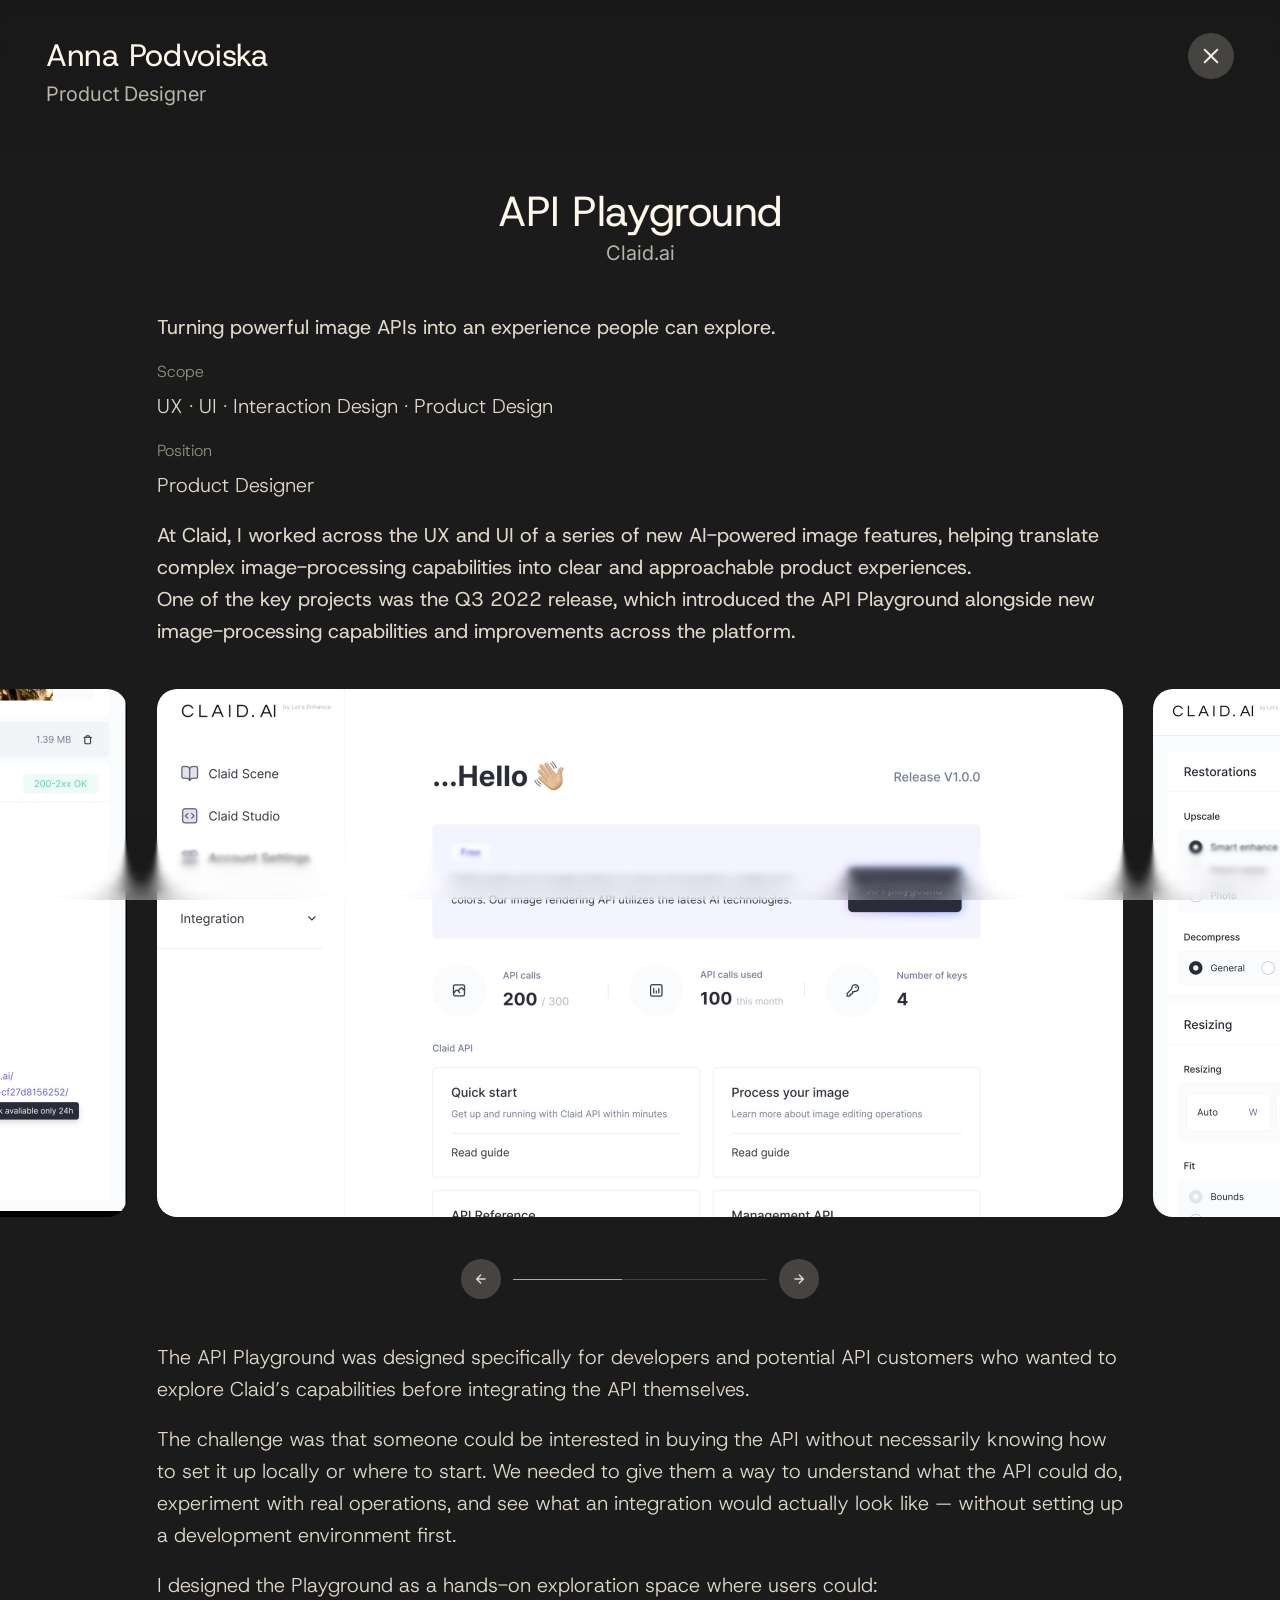
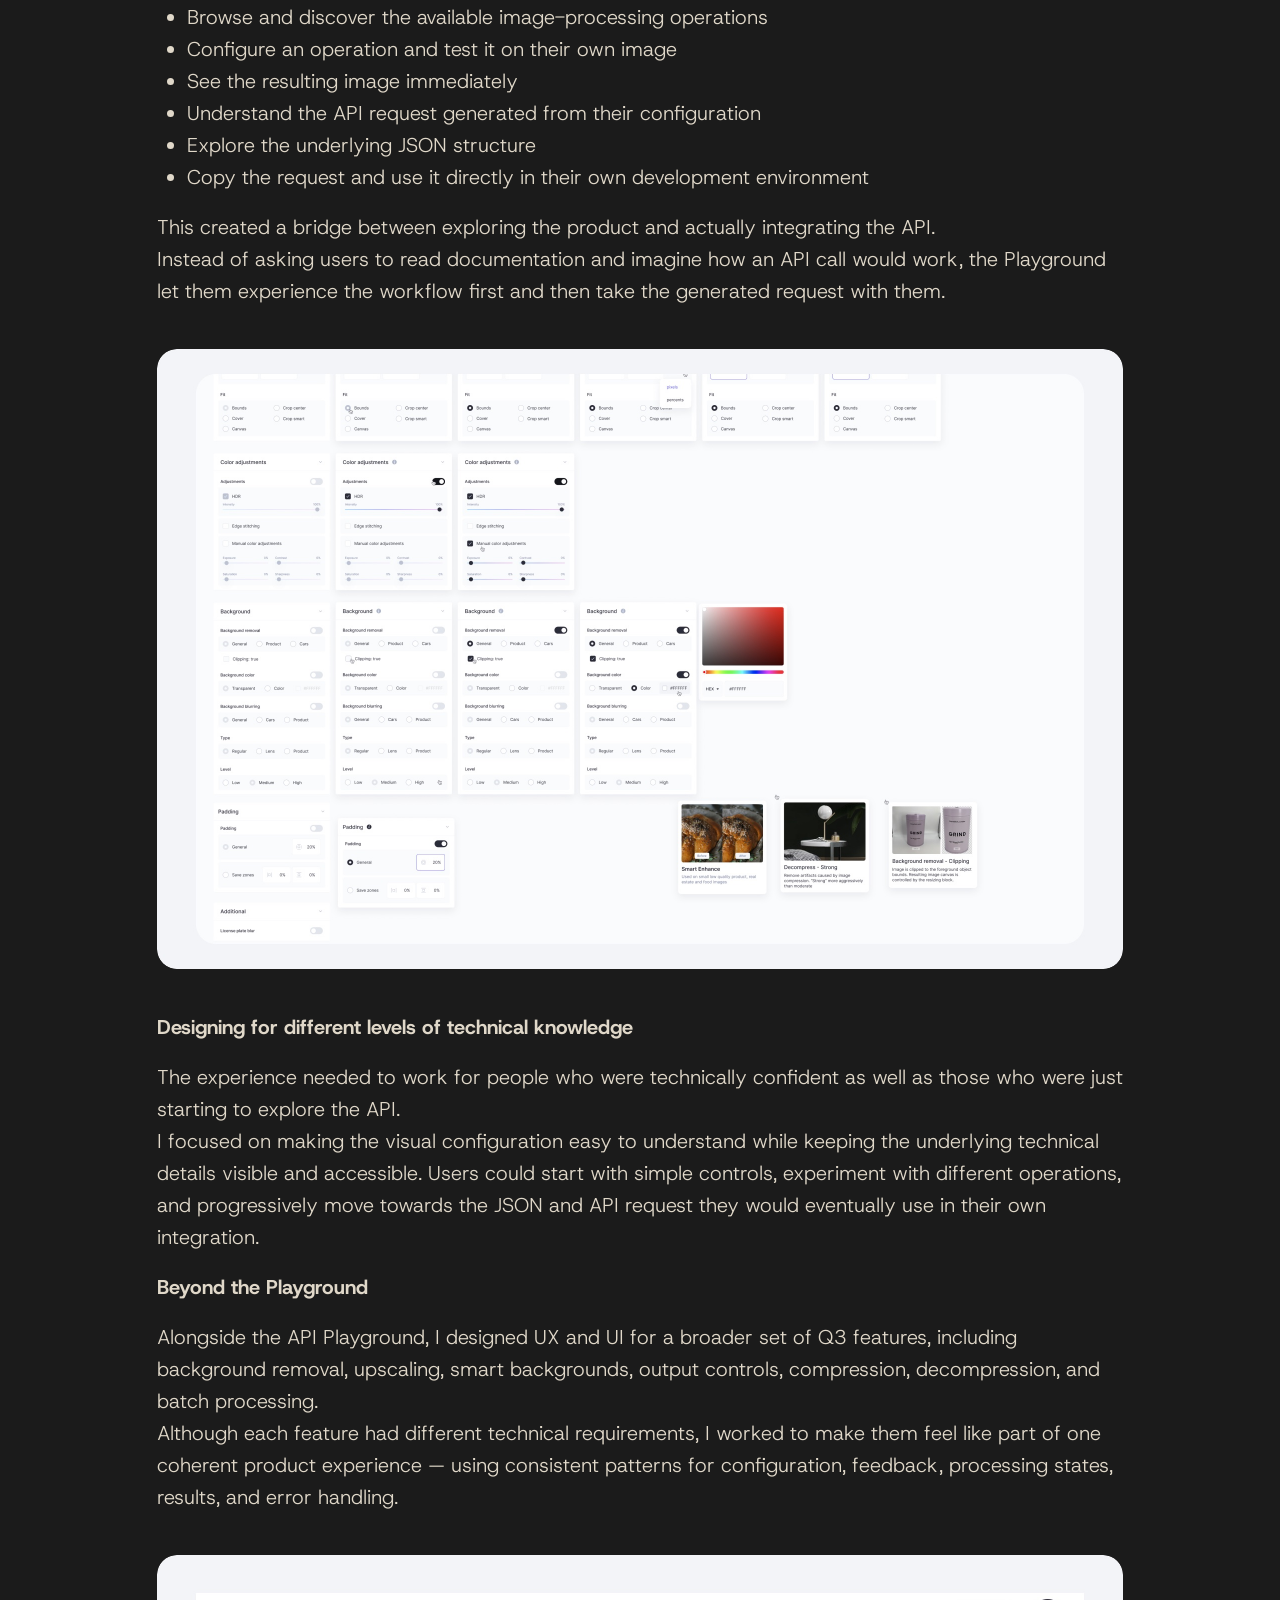
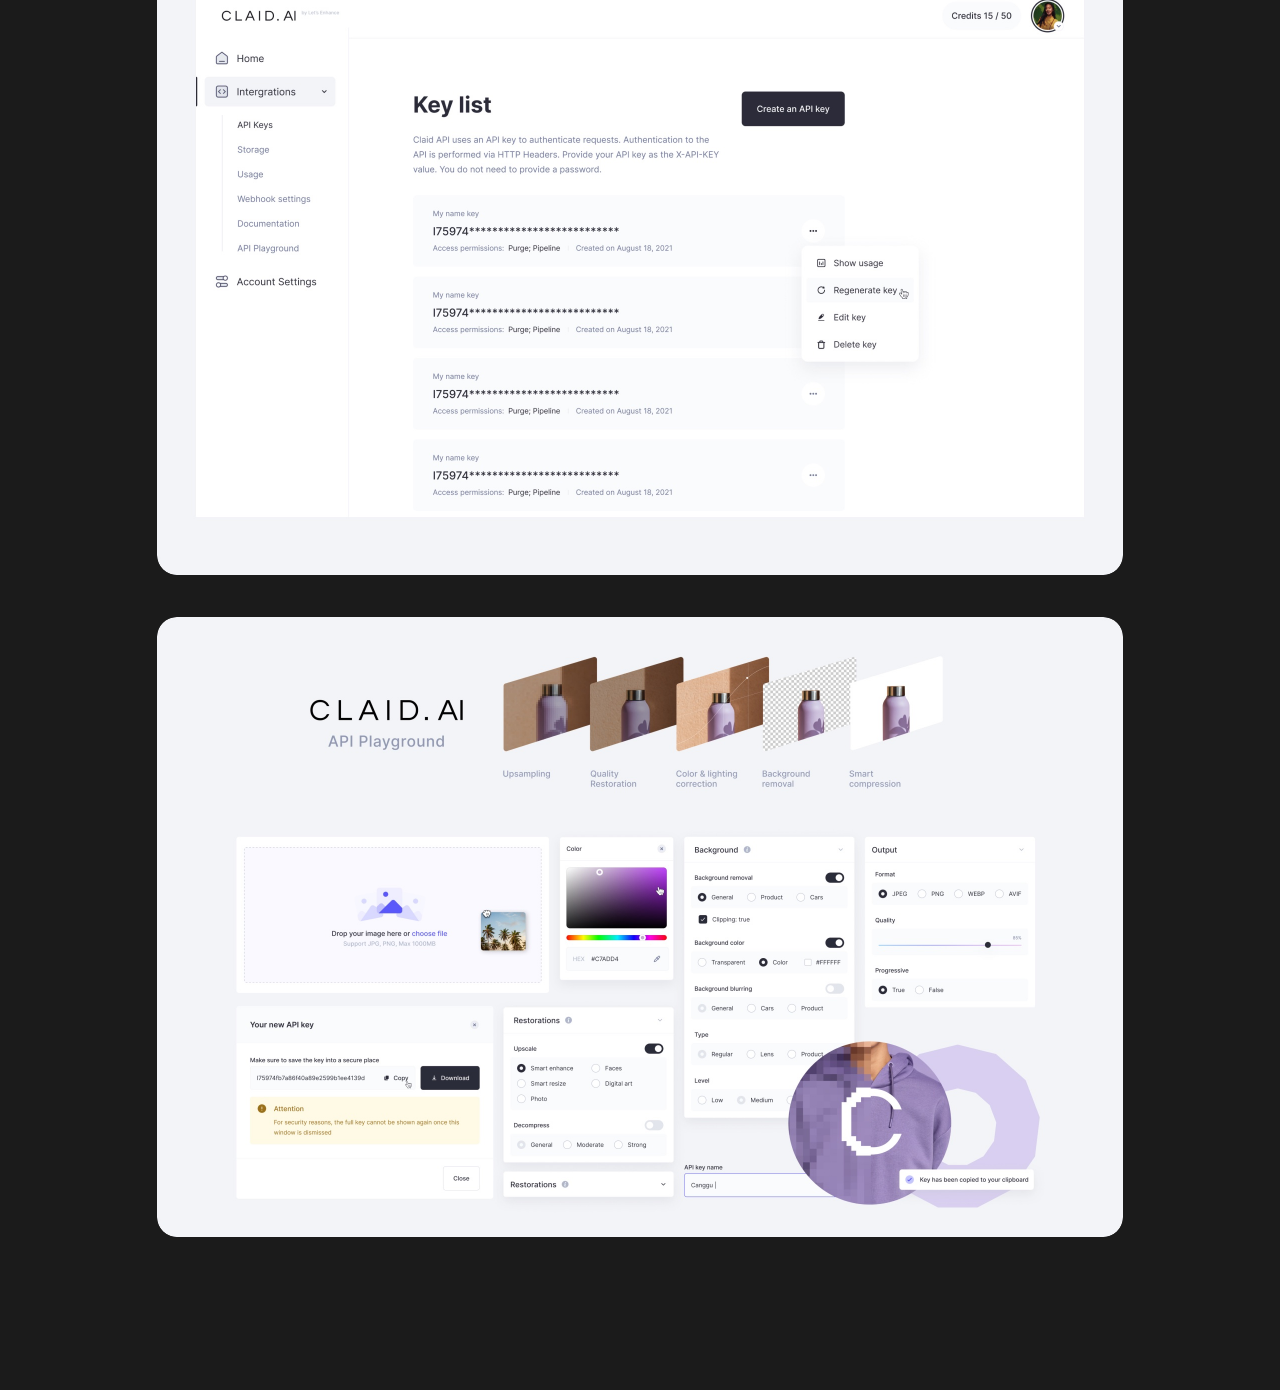
<file: projects/api-playground.html>
<!DOCTYPE html>
<html lang="en">
<head>
  <script>document.documentElement.classList.add('js')</script>
  <meta charset="UTF-8">
  <meta name="viewport" content="width=device-width, initial-scale=1">
  <title>API Playground — Anna Podvoiska</title>
  <meta name="description" content="Turning powerful image APIs into an experience people can explore. Claid.ai API Playground, 2022 — case study by Anna Podvoiska.">
  <link rel="icon" href="../assets/img/favicon.png">
  <link rel="apple-touch-icon" href="../assets/img/apple-touch-icon.png">
  <link rel="preconnect" href="https://fonts.googleapis.com">
  <link rel="preconnect" href="https://fonts.gstatic.com" crossorigin>
  <link href="https://fonts.googleapis.com/css2?family=Host+Grotesk:wght@300;400;700&family=Inter:wght@400&display=swap" rel="stylesheet">
  <link rel="stylesheet" href="../css/style.css">
  <link rel="stylesheet" href="../css/project.css">
  <!-- Google Analytics (production only) -->
  <script>
    if (location.hostname.endsWith('podvoiska.com')) {
      var s = document.createElement('script');
      s.async = true;
      s.src = 'https://www.googletagmanager.com/gtag/js?id=G-6231RP7KKW';
      document.head.appendChild(s);
      window.dataLayer = window.dataLayer || [];
      function gtag(){dataLayer.push(arguments);}
      gtag('js', new Date());
      gtag('config', 'G-6231RP7KKW');
    }
  </script>
</head>
<body class="project">
  <header class="site-header project__top">
    <a class="brand" href="../index.html">
      <span class="brand__name">Anna Podvoiska</span>
      <span class="brand__role">Product Designer</span>
    </a>
    <a class="project__close" href="../index.html" aria-label="Close and go back to the home page">
      <svg viewBox="0 0 46 46" aria-hidden="true"><path d="M28.593 15.993a1 1 0 0 1 1.414 1.414l-5.593 5.593 5.593 5.593a1 1 0 0 1-1.414 1.414L23 24.414l-5.593 5.593a1 1 0 0 1-1.414-1.414L21.586 23l-5.593-5.593a1 1 0 0 1 1.414-1.414L23 21.586l5.593-5.593Z"/></svg>
    </a>
  </header>

  <header class="project__head">
    <h1 class="project__title">API Playground</h1>
    <p class="project__meta"><span>Claid.ai</span></p>
  </header>

  <main class="project__body">
    <section class="project__text">
      <p class="project__lead">Turning powerful image APIs into an experience people can explore.</p>
      <dl class="project__facts">
        <div>
          <dt>Scope</dt>
          <dd>UX · UI · Interaction Design · Product Design</dd>
        </div>
        <div>
          <dt>Position</dt>
          <dd>Product Designer</dd>
        </div>
      </dl>
      <p class="project__lead">At Claid, I worked across the UX and UI of a series of new AI-powered image features, helping translate complex image-processing capabilities into clear and approachable product experiences.<br>One of the key projects was the Q3 2022 release, which introduced the API Playground alongside new image-processing capabilities and improvements across the platform.</p>
    </section>

    <div class="pages pages--wide" data-pages data-start="1" aria-roledescription="carousel" aria-label="Claid API screens">
      <div class="pages__track" tabindex="0">
        <figure class="pages__item"><img src="../assets/projects/api-playground/slide-1.jpg" width="1932" height="1056" alt="Claid API dashboard: welcome screen with API calls, usage and quick-start guides" draggable="false"></figure>
        <figure class="pages__item"><img src="../assets/projects/api-playground/slide-2.jpg" width="1932" height="1056" alt="API Playground: upscale and decompress settings with a before/after palm tree photo" draggable="false"></figure>
        <figure class="pages__item"><img src="../assets/projects/api-playground/slide-3.jpg" width="1932" height="1056" alt="API Playground: color adjustments next to the generated JSON request and response" draggable="false"></figure>
      </div>
    </div>

    <section class="project__text">
      <p>The API Playground was designed specifically for developers and potential API customers who wanted to explore Claid’s capabilities before integrating the API themselves.</p>
      <p>The challenge was that someone could be interested in buying the API without necessarily knowing how to set it up locally or where to start. We needed to give them a way to understand what the API could do, experiment with real operations, and see what an integration would actually look like — without setting up a development environment first.</p>
      <div>
        <p>I designed the Playground as a hands-on exploration space where users could:</p>
        <ul class="project__list">
          <li>Browse and discover the available image-processing operations</li>
          <li>Configure an operation and test it on their own image</li>
          <li>See the resulting image immediately</li>
          <li>Understand the API request generated from their configuration</li>
          <li>Explore the underlying JSON structure</li>
          <li>Copy the request and use it directly in their own development environment</li>
        </ul>
      </div>
      <p>This created a bridge between exploring the product and actually integrating the API.<br>Instead of asking users to read documentation and imagine how an API call would work, the Playground let them experience the workflow first and then take the generated request with them.</p>
    </section>

    <figure class="project__panel">
      <img src="../assets/projects/api-playground/settings.jpg" width="1932" height="1240" alt="Claid API Playground settings panels: color adjustments, background, resizing and a color picker" loading="lazy">
    </figure>

    <section class="project__text">
      <h2 class="project__subhead">Designing for different levels of technical knowledge</h2>
      <p>The experience needed to work for people who were technically confident as well as those who were just starting to explore the API.<br>I focused on making the visual configuration easy to understand while keeping the underlying technical details visible and accessible. Users could start with simple controls, experiment with different operations, and progressively move towards the JSON and API request they would eventually use in their own integration.</p>
      <h2 class="project__subhead">Beyond the Playground</h2>
      <p>Alongside the API Playground, I designed UX and UI for a broader set of Q3 features, including background removal, upscaling, smart backgrounds, output controls, compression, decompression, and batch processing.<br>Although each feature had different technical requirements, I worked to make them feel like part of one coherent product experience — using consistent patterns for configuration, feedback, processing states, results, and error handling.</p>
    </section>

    <figure class="project__panel">
      <img src="../assets/projects/api-playground/key-list.jpg" width="1932" height="1240" alt="Claid API key list: keys with created dates and an actions menu" loading="lazy">
    </figure>

    <figure class="project__panel">
      <img src="../assets/projects/api-playground/claid-playground.jpg" width="1932" height="1240" alt="Claid API Playground: image operations, settings panels and a color picker" loading="lazy">
    </figure>
  </main>

  <script src="../js/pages.js"></script>
  <script>
    // Esc closes the case study, like the ✕ button
    addEventListener('keydown', (e) => {
      if (e.key === 'Escape') location.href = '../index.html';
    });
  </script>
  <script src="../js/site.js"></script>
</body>
</html>
</file>
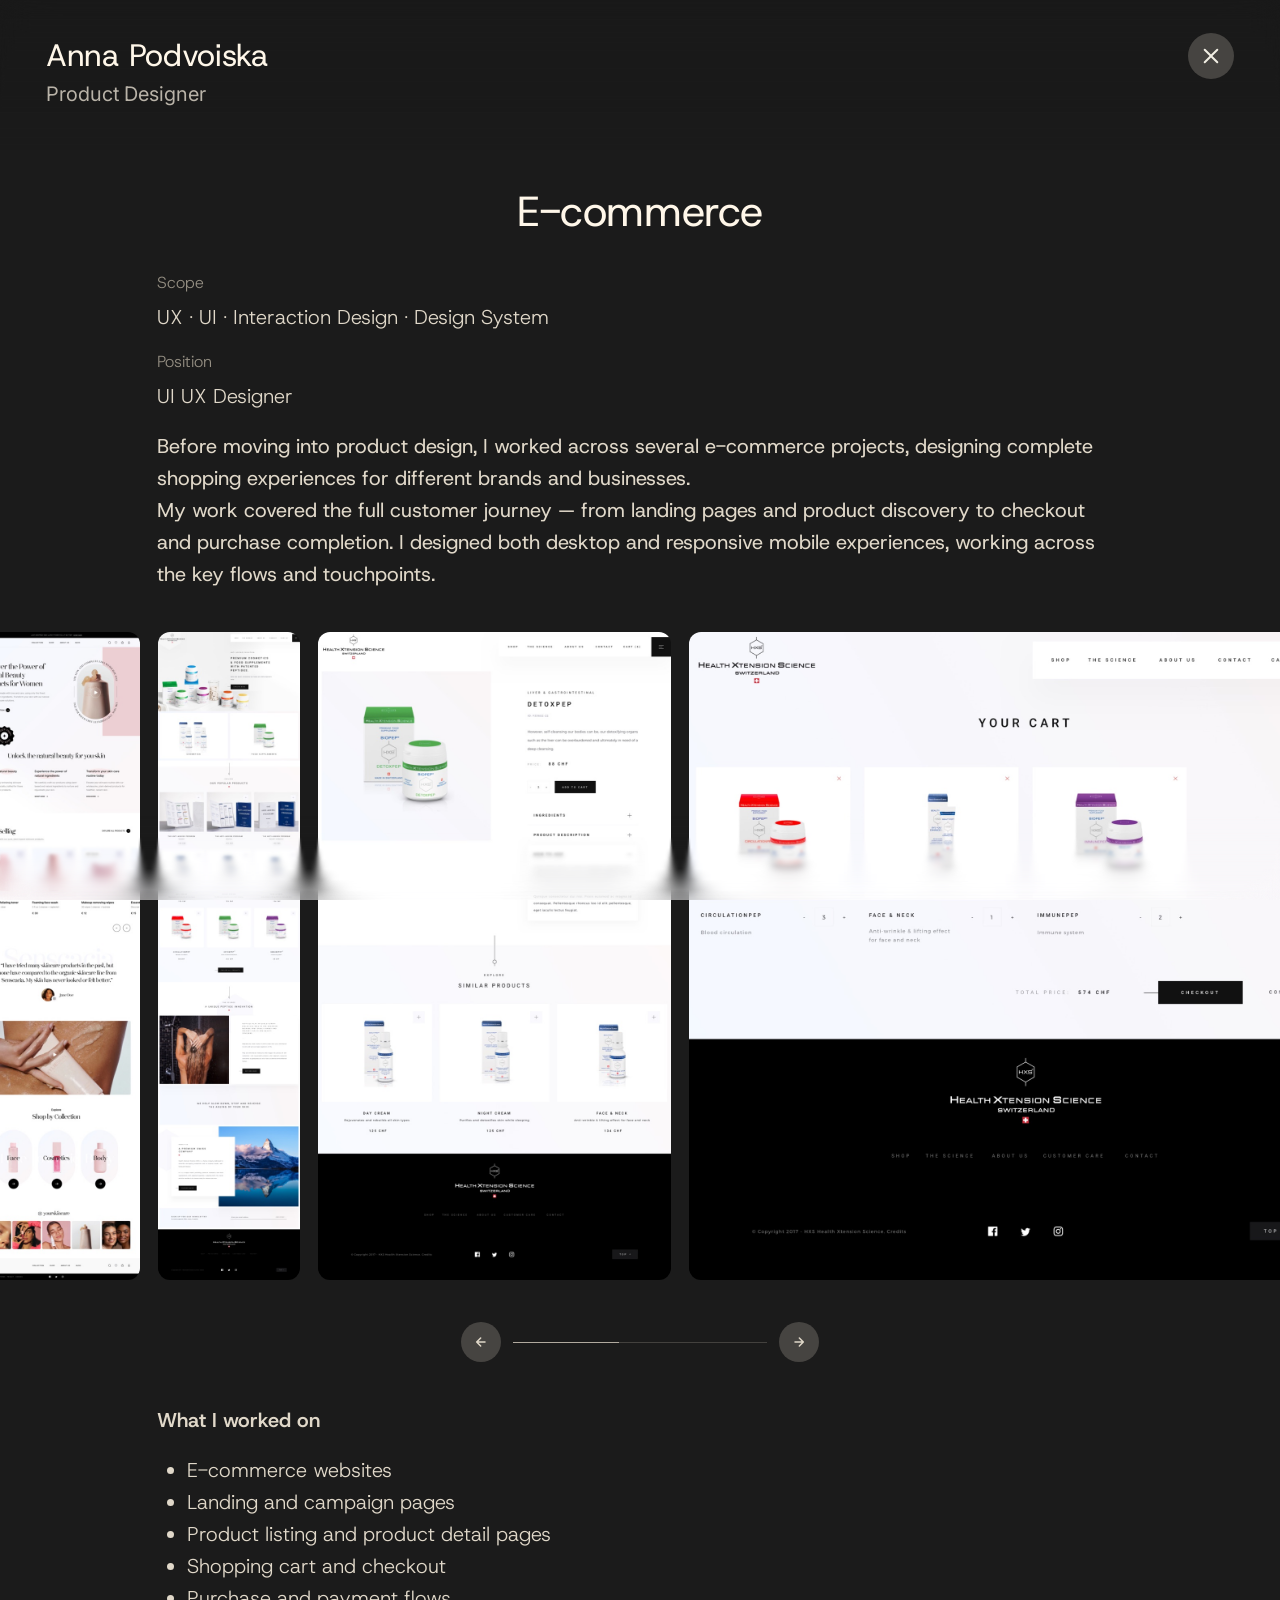
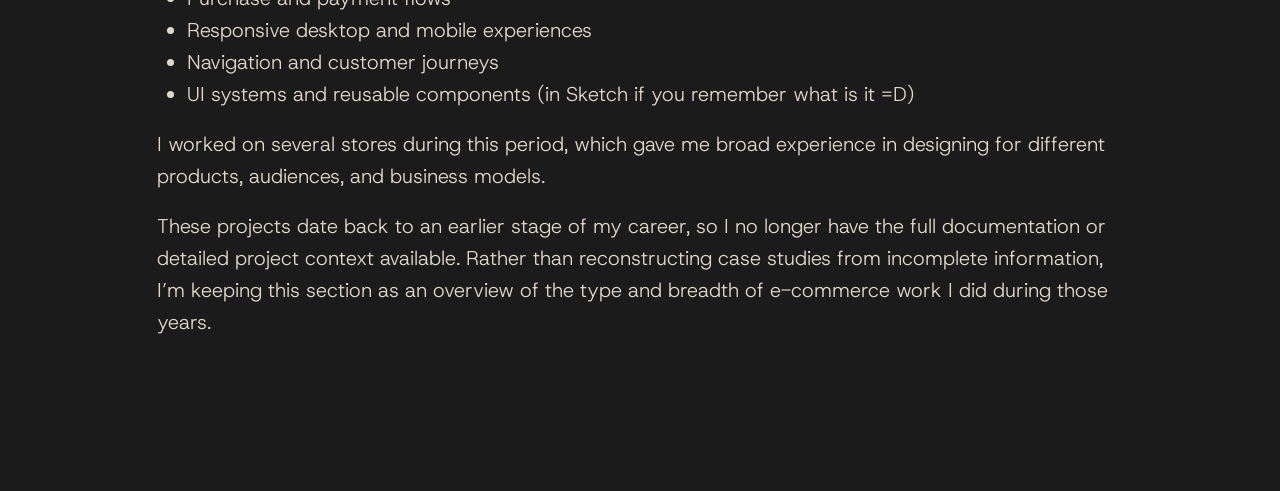
<file: projects/e-commerce.html>
<!DOCTYPE html>
<html lang="en">
<head>
  <script>document.documentElement.classList.add('js')</script>
  <meta charset="UTF-8">
  <meta name="viewport" content="width=device-width, initial-scale=1">
  <title>E-commerce — Anna Podvoiska</title>
  <meta name="description" content="E-commerce websites designed by Anna Podvoiska, 2017–2020: landing pages, product discovery, cart and checkout for different brands.">
  <link rel="icon" href="../assets/img/favicon.png">
  <link rel="apple-touch-icon" href="../assets/img/apple-touch-icon.png">
  <link rel="preconnect" href="https://fonts.googleapis.com">
  <link rel="preconnect" href="https://fonts.gstatic.com" crossorigin>
  <link href="https://fonts.googleapis.com/css2?family=Host+Grotesk:wght@300;400;600&family=Inter:wght@400&display=swap" rel="stylesheet">
  <link rel="stylesheet" href="../css/style.css">
  <link rel="stylesheet" href="../css/project.css">
  <!-- Google Analytics (production only) -->
  <script>
    if (location.hostname.endsWith('podvoiska.com')) {
      var s = document.createElement('script');
      s.async = true;
      s.src = 'https://www.googletagmanager.com/gtag/js?id=G-6231RP7KKW';
      document.head.appendChild(s);
      window.dataLayer = window.dataLayer || [];
      function gtag(){dataLayer.push(arguments);}
      gtag('js', new Date());
      gtag('config', 'G-6231RP7KKW');
    }
  </script>
</head>
<body class="project">
  <header class="site-header project__top">
    <a class="brand" href="../index.html">
      <span class="brand__name">Anna Podvoiska</span>
      <span class="brand__role">Product Designer</span>
    </a>
    <a class="project__close" href="../index.html" aria-label="Close and go back to the home page">
      <svg viewBox="0 0 46 46" aria-hidden="true"><path d="M28.593 15.993a1 1 0 0 1 1.414 1.414l-5.593 5.593 5.593 5.593a1 1 0 0 1-1.414 1.414L23 24.414l-5.593 5.593a1 1 0 0 1-1.414-1.414L21.586 23l-5.593-5.593a1 1 0 0 1 1.414-1.414L23 21.586l5.593-5.593Z"/></svg>
    </a>
  </header>

  <header class="project__head">
    <h1 class="project__title">E-commerce</h1>
  </header>

  <main class="project__body">
    <section class="project__text">
      <dl class="project__facts">
        <div>
          <dt>Scope</dt>
          <dd>UX · UI · Interaction Design · Design System</dd>
        </div>
        <div>
          <dt>Position</dt>
          <dd>UI UX Designer</dd>
        </div>
      </dl>
      <p class="project__lead">Before moving into product design, I worked across several e-commerce projects, designing complete shopping experiences for different brands and businesses.<br>My work covered the full customer journey — from landing pages and product discovery to checkout and purchase completion. I designed both desktop and responsive mobile experiences, working across the key flows and touchpoints.</p>
    </section>

    <div class="pages" data-pages aria-roledescription="carousel" aria-label="E-commerce website designs">
      <div class="pages__track" tabindex="0">
        <figure class="pages__item"><img src="../assets/projects/e-commerce/hxs.jpg" width="351" height="1600" alt="Health Xtension Science: home page" loading="lazy" draggable="false"></figure>
        <figure class="pages__item"><img src="../assets/projects/e-commerce/hxs-product.jpg" width="872" height="1600" alt="Health Xtension Science: product page" loading="lazy" draggable="false"></figure>
        <figure class="pages__item"><img src="../assets/projects/e-commerce/hxs-cart.jpg" width="1663" height="1600" alt="Health Xtension Science: cart" loading="lazy" draggable="false"></figure>
        <figure class="pages__item"><img src="../assets/projects/e-commerce/sushitime.jpg" width="783" height="1600" alt="Sushitime: home page" loading="lazy" draggable="false"></figure>
        <figure class="pages__item"><img src="../assets/projects/e-commerce/sushitime-cart.jpg" width="2816" height="1600" alt="Sushitime: menu with the cart open" loading="lazy" draggable="false"></figure>
        <figure class="pages__item"><img src="../assets/projects/e-commerce/debethune.jpg" width="336" height="1600" alt="De Bethune watches: home page" loading="lazy" draggable="false"></figure>
        <figure class="pages__item"><img src="../assets/projects/e-commerce/senscacia.jpg" width="410" height="1600" alt="Senscacia cosmetics: home page" loading="lazy" draggable="false"></figure>
      </div>
    </div>

    <section class="project__text">
      <h2 class="project__subhead" style="font-weight: 600">What I worked on</h2>
      <ul class="project__list">
        <li>E-commerce websites</li>
        <li>Landing and campaign pages</li>
        <li>Product listing and product detail pages</li>
        <li>Shopping cart and checkout</li>
        <li>Purchase and payment flows</li>
        <li>Responsive desktop and mobile experiences</li>
        <li>Navigation and customer journeys</li>
        <li>UI systems and reusable components (in Sketch if you remember what is it =D)</li>
      </ul>
      <p>I worked on several stores during this period, which gave me broad experience in designing for different products, audiences, and business models.</p>
      <p>These projects date back to an earlier stage of my career, so I no longer have the full documentation or detailed project context available. Rather than reconstructing case studies from incomplete information, I’m keeping this section as an overview of the type and breadth of e-commerce work I did during those years.</p>
    </section>
  </main>

  <script src="../js/pages.js"></script>
  <script>
    // Esc closes the case study, like the ✕ button
    addEventListener('keydown', (e) => {
      if (e.key === 'Escape') location.href = '../index.html';
    });
  </script>
  <script src="../js/site.js"></script>
</body>
</html>
</file>
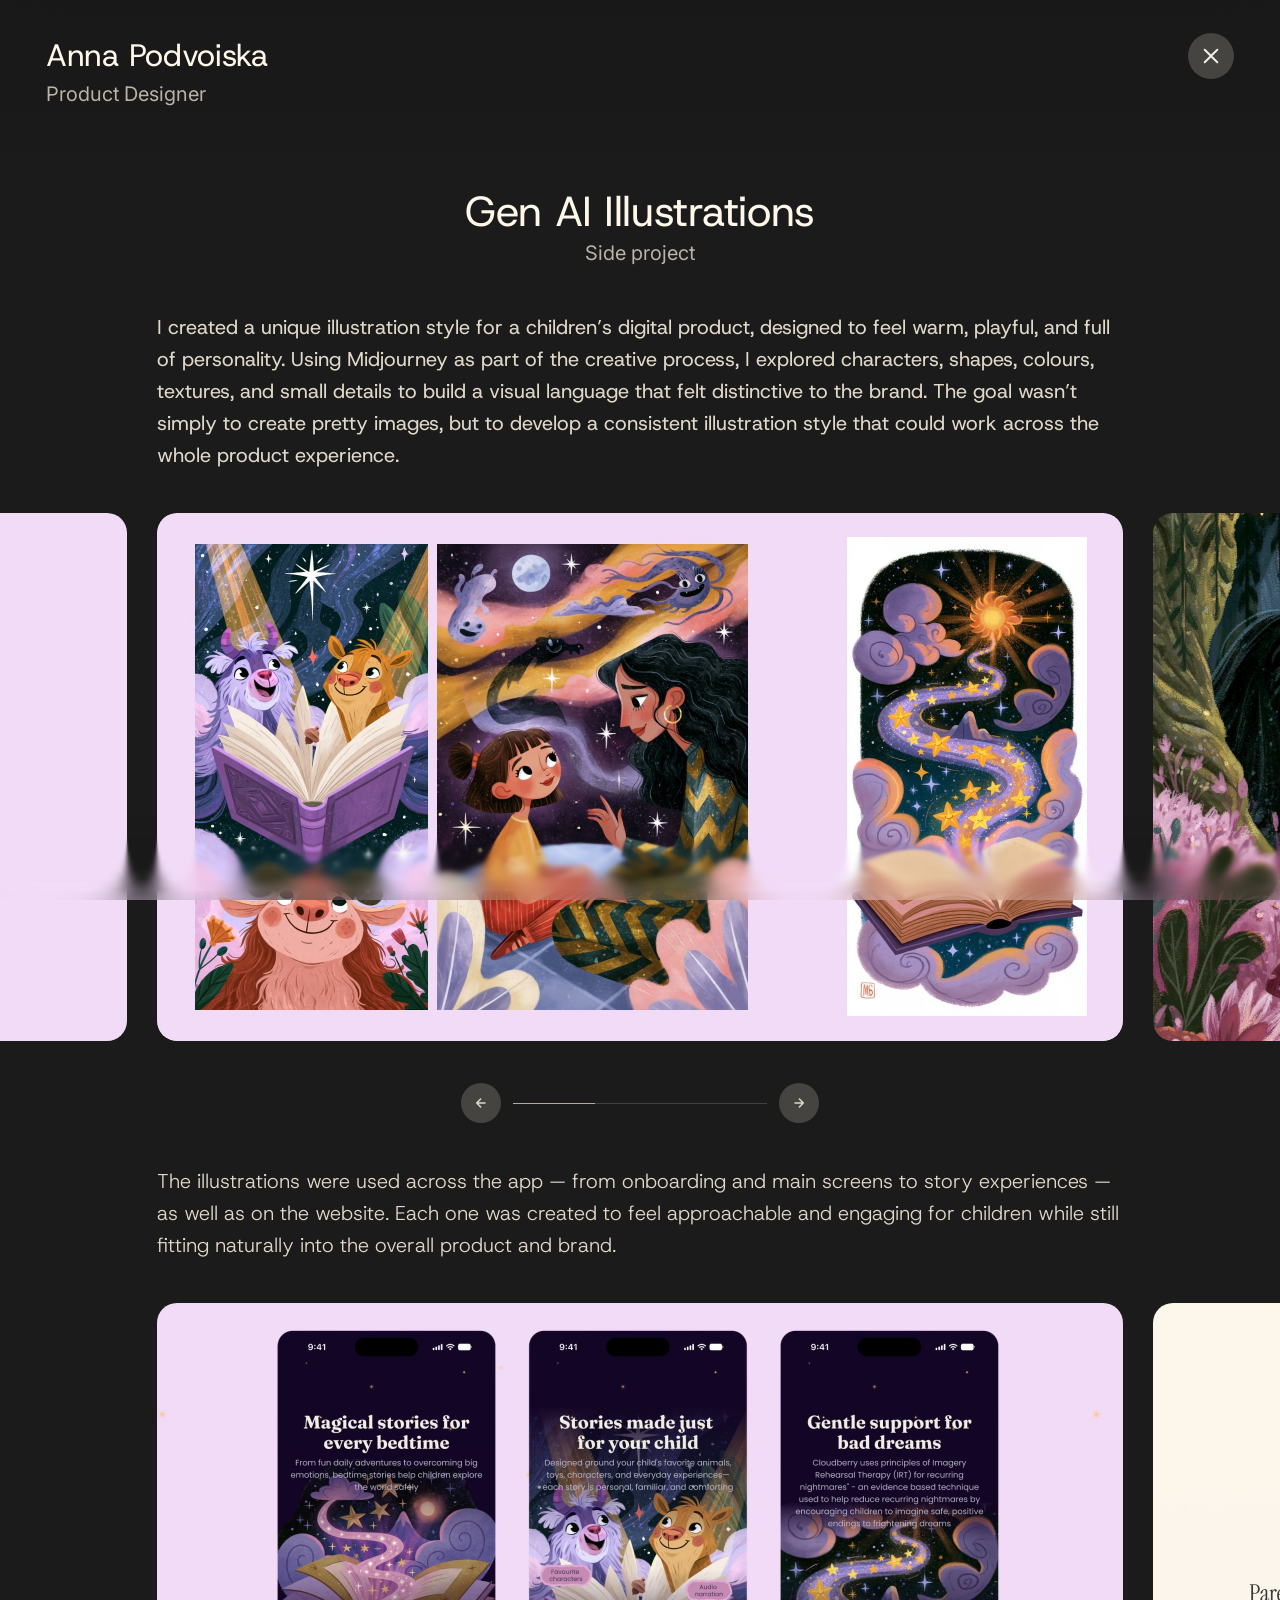
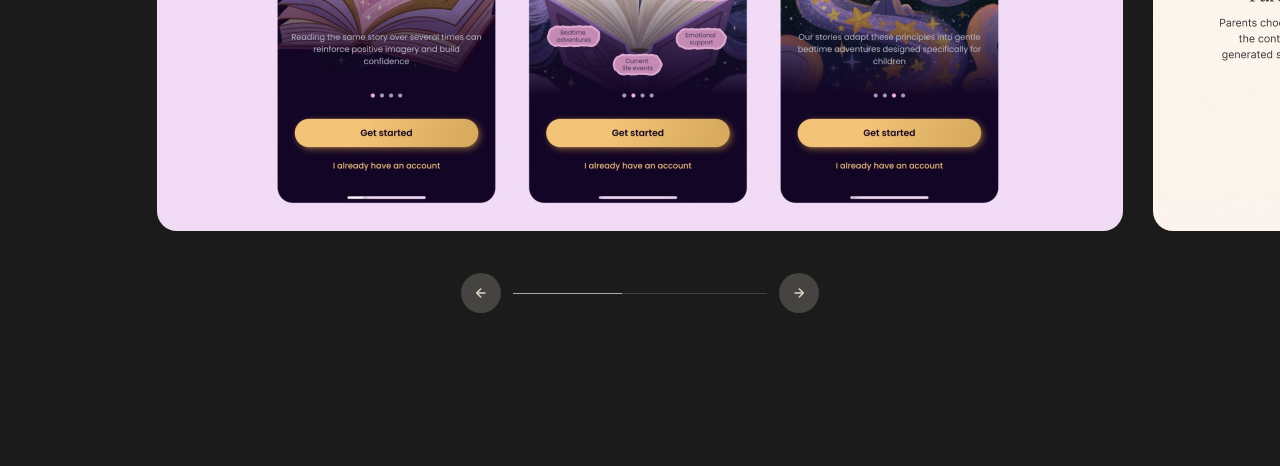
<file: projects/gen-ai-illustrations.html>
<!DOCTYPE html>
<html lang="en">
<head>
  <script>document.documentElement.classList.add('js')</script>
  <meta charset="UTF-8">
  <meta name="viewport" content="width=device-width, initial-scale=1">
  <title>Gen AI Illustrations — Anna Podvoiska</title>
  <meta name="description" content="A unique illustration style for a children’s digital product, created with Midjourney. Side project by Anna Podvoiska, 2026.">
  <link rel="icon" href="../assets/img/favicon.png">
  <link rel="apple-touch-icon" href="../assets/img/apple-touch-icon.png">
  <link rel="preconnect" href="https://fonts.googleapis.com">
  <link rel="preconnect" href="https://fonts.gstatic.com" crossorigin>
  <link href="https://fonts.googleapis.com/css2?family=Host+Grotesk:wght@300;400&family=Inter:wght@400&display=swap" rel="stylesheet">
  <link rel="stylesheet" href="../css/style.css">
  <link rel="stylesheet" href="../css/project.css">
  <!-- Google Analytics (production only) -->
  <script>
    if (location.hostname.endsWith('podvoiska.com')) {
      var s = document.createElement('script');
      s.async = true;
      s.src = 'https://www.googletagmanager.com/gtag/js?id=G-6231RP7KKW';
      document.head.appendChild(s);
      window.dataLayer = window.dataLayer || [];
      function gtag(){dataLayer.push(arguments);}
      gtag('js', new Date());
      gtag('config', 'G-6231RP7KKW');
    }
  </script>
</head>
<body class="project">
  <header class="site-header project__top">
    <a class="brand" href="../index.html">
      <span class="brand__name">Anna Podvoiska</span>
      <span class="brand__role">Product Designer</span>
    </a>
    <a class="project__close" href="../index.html" aria-label="Close and go back to the home page">
      <svg viewBox="0 0 46 46" aria-hidden="true"><path d="M28.593 15.993a1 1 0 0 1 1.414 1.414l-5.593 5.593 5.593 5.593a1 1 0 0 1-1.414 1.414L23 24.414l-5.593 5.593a1 1 0 0 1-1.414-1.414L21.586 23l-5.593-5.593a1 1 0 0 1 1.414-1.414L23 21.586l5.593-5.593Z"/></svg>
    </a>
  </header>

  <header class="project__head">
    <h1 class="project__title">Gen AI Illustrations</h1>
    <p class="project__meta"><span>Side project</span></p>
  </header>

  <main class="project__body">
    <section class="project__text">
      <p class="project__lead">I created a unique illustration style for a children’s digital product, designed to feel warm, playful, and full of personality. Using Midjourney as part of the creative process, I explored characters, shapes, colours, textures, and small details to build a visual language that felt distinctive to the brand. The goal wasn’t simply to create pretty images, but to develop a consistent illustration style that could work across the whole product experience.</p>
    </section>

    <div class="pages pages--wide" data-pages aria-roledescription="carousel" aria-label="Illustrations">
      <div class="pages__track" tabindex="0">
        <figure class="pages__item"><img src="../assets/projects/gen-ai-illustrations/s1-1.jpg" width="1932" height="1056" alt="Three story illustrations: a goat and a llama reading a glowing book, a girl and her mother under a starry sky, and a magic book with a swirl of stars" draggable="false"></figure>
        <figure class="pages__item"><img src="../assets/projects/gen-ai-illustrations/s1-2.jpg" width="1932" height="1056" alt="A little fox in a pink forest facing a giant shadow wolf" draggable="false"></figure>
        <figure class="pages__item"><img src="../assets/projects/gen-ai-illustrations/s1-3.jpg" width="1932" height="1056" alt="Hand-painted icons: padlock, key, shield with a star, lantern and a child profile" draggable="false"></figure>
        <figure class="pages__item"><img src="../assets/projects/gen-ai-illustrations/s1-4.jpg" width="1932" height="1056" alt="A family of three reading a magical book with golden sparkles" draggable="false"></figure>
      </div>
    </div>

    <section class="project__text">
      <p>The illustrations were used across the app — from onboarding and main screens to story experiences — as well as on the website. Each one was created to feel approachable and engaging for children while still fitting naturally into the overall product and brand.</p>
    </section>

    <div class="pages pages--wide" data-pages aria-roledescription="carousel" aria-label="Illustrations in the product">
      <div class="pages__track" tabindex="0">
        <figure class="pages__item"><img src="../assets/projects/gen-ai-illustrations/s2-1.jpg" width="1932" height="1056" alt="Three onboarding screens: Magical stories for every bedtime, Stories made just for your child, Gentle support for bad dreams" draggable="false"></figure>
        <figure class="pages__item"><img src="../assets/projects/gen-ai-illustrations/s2-2.jpg" width="1932" height="1056" alt="Website section Built for peace of mind with four illustrated icons: parent in control, AI safety checks, personalization, private by design" draggable="false"></figure>
        <figure class="pages__item"><img src="../assets/projects/gen-ai-illustrations/s2-3.jpg" width="1932" height="1056" alt="Four Create story screens with illustrated steps: Tell, Imagine, Choose, Create" draggable="false"></figure>
      </div>
    </div>
  </main>

  <script src="../js/pages.js"></script>
  <script>
    // Esc closes the case study, like the ✕ button
    addEventListener('keydown', (e) => {
      if (e.key === 'Escape') location.href = '../index.html';
    });
  </script>
  <script src="../js/site.js"></script>
</body>
</html>
</file>
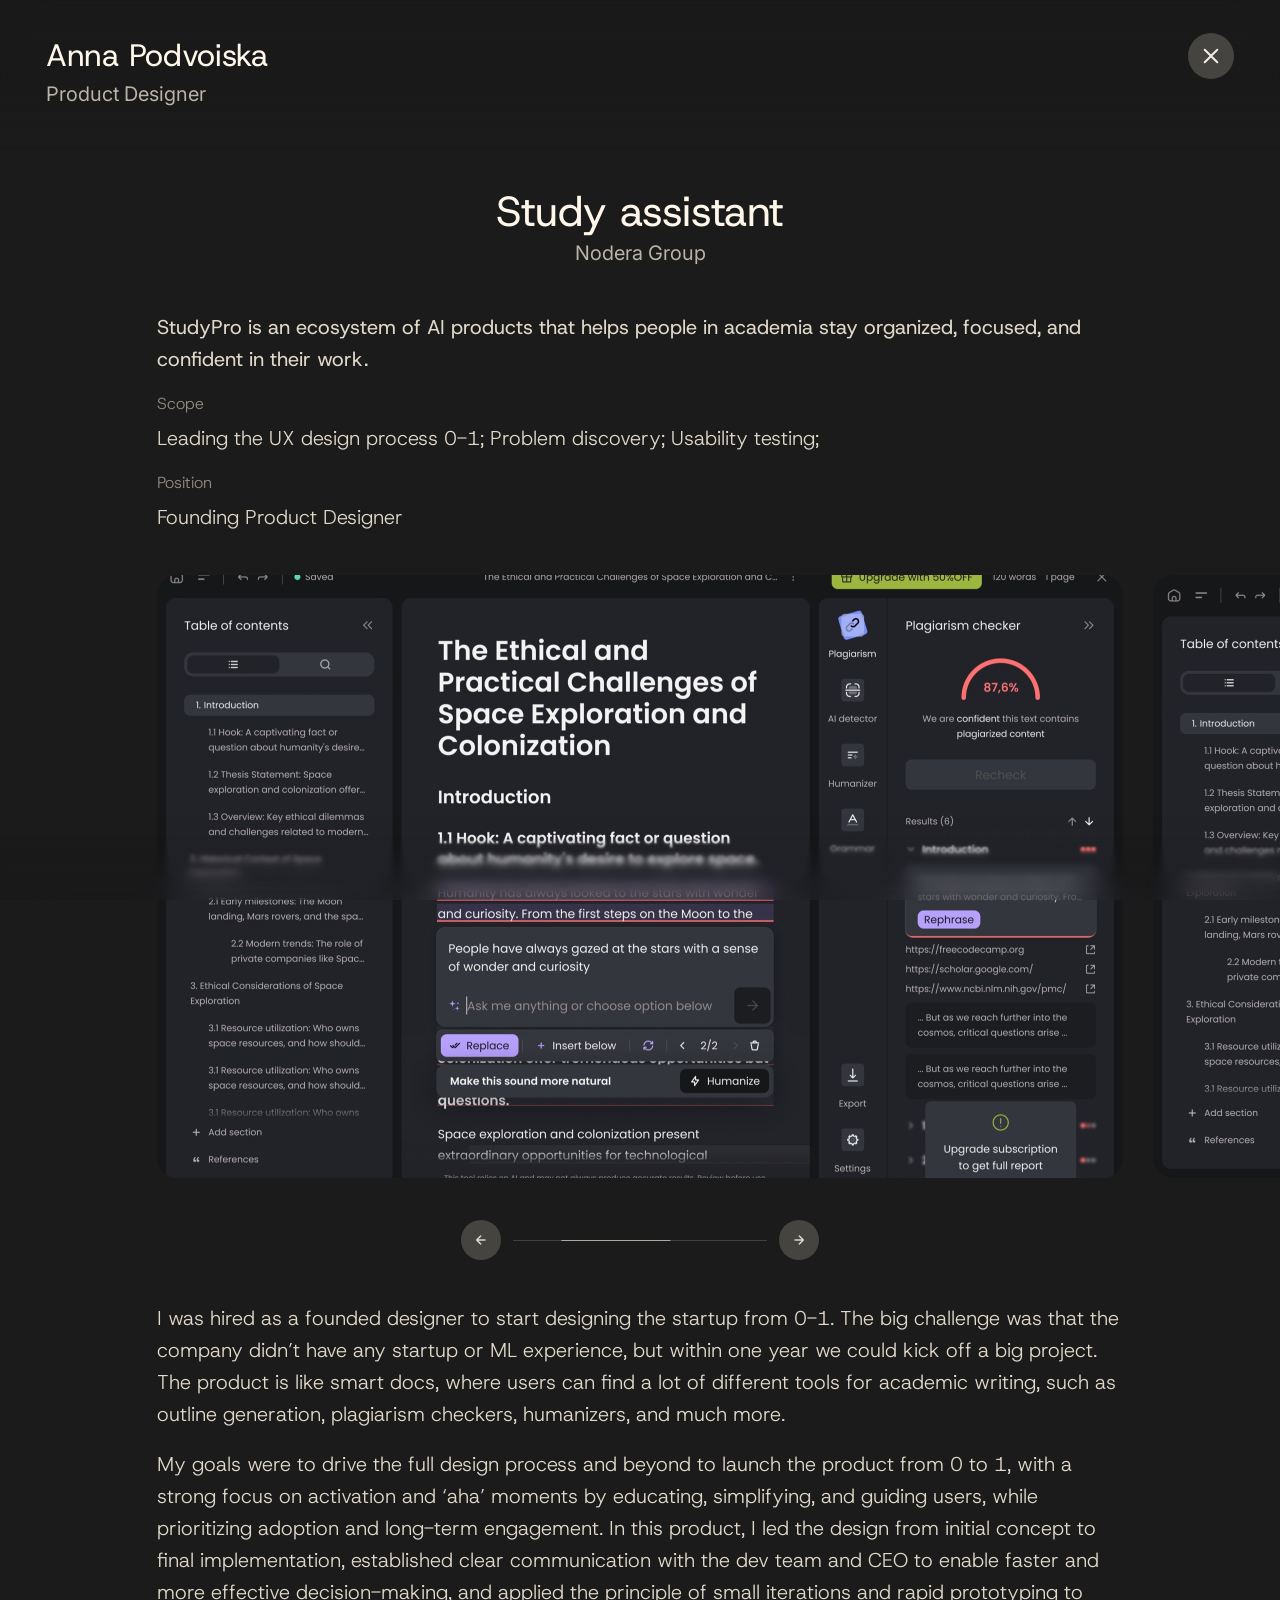
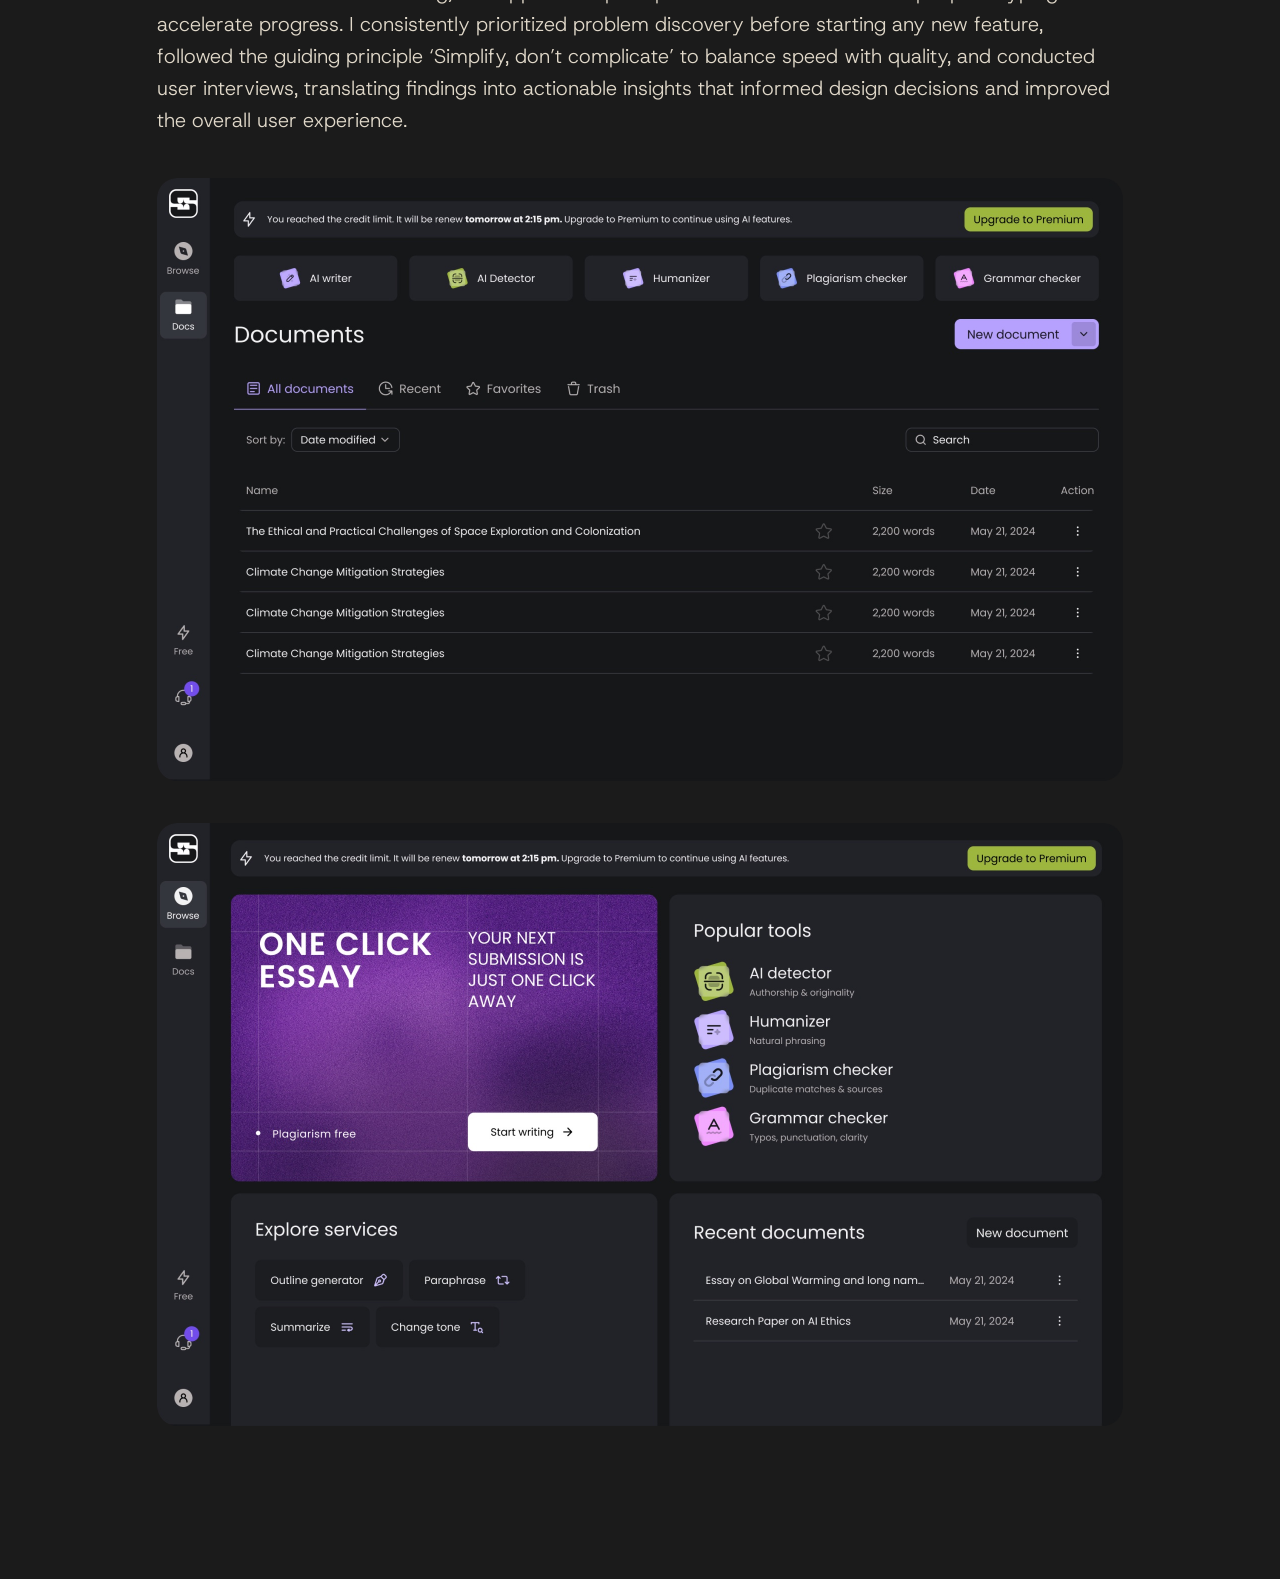
<file: projects/study-assistant.html>
<!DOCTYPE html>
<html lang="en">
<head>
  <script>document.documentElement.classList.add('js')</script>
  <meta charset="UTF-8">
  <meta name="viewport" content="width=device-width, initial-scale=1">
  <title>Study assistant — Anna Podvoiska</title>
  <meta name="description" content="StudyPro, an ecosystem of AI products for academic writing at Nodera Group, 2025. Case study by Anna Podvoiska, Founding Product Designer.">
  <link rel="icon" href="../assets/img/favicon.png">
  <link rel="apple-touch-icon" href="../assets/img/apple-touch-icon.png">
  <link rel="preconnect" href="https://fonts.googleapis.com">
  <link rel="preconnect" href="https://fonts.gstatic.com" crossorigin>
  <link href="https://fonts.googleapis.com/css2?family=Host+Grotesk:wght@300;400&family=Inter:wght@400&display=swap" rel="stylesheet">
  <link rel="stylesheet" href="../css/style.css">
  <link rel="stylesheet" href="../css/project.css">
  <!-- Google Analytics (production only) -->
  <script>
    if (location.hostname.endsWith('podvoiska.com')) {
      var s = document.createElement('script');
      s.async = true;
      s.src = 'https://www.googletagmanager.com/gtag/js?id=G-6231RP7KKW';
      document.head.appendChild(s);
      window.dataLayer = window.dataLayer || [];
      function gtag(){dataLayer.push(arguments);}
      gtag('js', new Date());
      gtag('config', 'G-6231RP7KKW');
    }
  </script>
</head>
<body class="project">
  <header class="site-header project__top">
    <a class="brand" href="../index.html">
      <span class="brand__name">Anna Podvoiska</span>
      <span class="brand__role">Product Designer</span>
    </a>
    <a class="project__close" href="../index.html" aria-label="Close and go back to the home page">
      <svg viewBox="0 0 46 46" aria-hidden="true"><path d="M28.593 15.993a1 1 0 0 1 1.414 1.414l-5.593 5.593 5.593 5.593a1 1 0 0 1-1.414 1.414L23 24.414l-5.593 5.593a1 1 0 0 1-1.414-1.414L21.586 23l-5.593-5.593a1 1 0 0 1 1.414-1.414L23 21.586l5.593-5.593Z"/></svg>
    </a>
  </header>

  <header class="project__head">
    <h1 class="project__title">Study assistant</h1>
    <p class="project__meta"><span>Nodera Group</span></p>
  </header>

  <main class="project__body">
    <section class="project__text">
      <p class="project__lead">StudyPro is an ecosystem of AI products that helps people in academia stay organized, focused, and confident in their work.</p>
      <dl class="project__facts">
        <div>
          <dt>Scope</dt>
          <dd>Leading the UX design process 0-1; Problem discovery; Usability testing;</dd>
        </div>
        <div>
          <dt>Position</dt>
          <dd>Founding Product Designer</dd>
        </div>
      </dl>
    </section>

    <div class="pages pages--wide" style="--slide-h: 603" data-pages data-start="1" aria-roledescription="carousel" aria-label="StudyPro editor screens">
      <div class="pages__track" tabindex="0">
        <figure class="pages__item"><img src="../assets/projects/study-assistant/slide-1.jpg" width="1932" height="1206" alt="StudyPro editor: AI chat on a paper about space exploration, with a plagiarism checker panel" draggable="false"></figure>
        <figure class="pages__item"><img src="../assets/projects/study-assistant/slide-2.jpg" width="1932" height="1206" alt="StudyPro editor: table of contents next to the paper The Ethical and Practical Challenges of Space Exploration and Colonization" draggable="false"></figure>
        <figure class="pages__item"><img src="../assets/projects/study-assistant/slide-3.jpg" width="1932" height="1206" alt="StudyPro editor: AI writing menu with continue writing, paraphrase, humanize and change tone" draggable="false"></figure>
      </div>
    </div>

    <section class="project__text">
      <p>I was hired as a founded designer to start designing the startup from 0-1. The big challenge was that the company didn’t have any startup or ML experience, but within one year we could kick off a big project. The product is like smart docs, where users can find a lot of different tools for academic writing, such as outline generation, plagiarism checkers, humanizers, and much more.</p>
      <p>My goals were to drive the full design process and beyond to launch the product from 0 to 1, with a strong focus on activation and ‘aha’ moments by educating, simplifying, and guiding users, while prioritizing adoption and long-term engagement. In this product, I led the design from initial concept to final implementation, established clear communication with the dev team and CEO to enable faster and more effective decision-making, and applied the principle of small iterations and rapid prototyping to accelerate progress. I consistently prioritized problem discovery before starting any new feature, followed the guiding principle ‘Simplify, don’t complicate’ to balance speed with quality, and conducted user interviews, translating findings into actionable insights that informed design decisions and improved the overall user experience.</p>
    </section>

    <figure class="project__panel">
      <img src="../assets/projects/study-assistant/documents.jpg" width="1932" height="1206" alt="StudyPro documents list with AI tools: AI writer, AI detector, humanizer, plagiarism and grammar checkers" loading="lazy">
    </figure>

    <figure class="project__panel">
      <img src="../assets/projects/study-assistant/home.jpg" width="1932" height="1206" alt="StudyPro home: One click essay banner, popular tools, explore services and recent documents" loading="lazy">
    </figure>
  </main>

  <script src="../js/pages.js"></script>
  <script>
    // Esc closes the case study, like the ✕ button
    addEventListener('keydown', (e) => {
      if (e.key === 'Escape') location.href = '../index.html';
    });
  </script>
  <script src="../js/site.js"></script>
</body>
</html>
</file>
<file: css/style.css>
/* ==========================================================================
   Podvoiska — home (dark card grid)
   Figma: Concepts / Desktop - 1 (2543:13520)
   ========================================================================== */

:root {
  --bg: #1b1b1b;
  --card: #464441;
  --card-hover: #4f4d4a;
  --ink: #fff7e9;
  --ink-soft: #b9b3a8;
  --ink-muted: #a29f9a;

  --font-display: 'Host Grotesk', system-ui, sans-serif;
  --font-body: 'Inter', system-ui, sans-serif;

  --page-max: 1338px;
  --gutter: clamp(16px, 3.6vw, 51px);
  --gap: 24px;
  --radius: 20px;
  --ease: cubic-bezier(.22, .61, .36, 1);
}

*, *::before, *::after { box-sizing: border-box; }
* { margin: 0; }

html { -webkit-text-size-adjust: 100%; }
body {
  background: var(--bg);
  color: var(--ink);
  font-family: var(--font-display);
  -webkit-font-smoothing: antialiased;
  -moz-osx-font-smoothing: grayscale;
  padding: 42px var(--gutter) 132px;
}

a { color: inherit; text-decoration: none; }
img { display: block; max-width: 100%; }

/* ---------- header ---------- */
.site-header {
  --header-top: 42px; /* where it sits on load (the body padding) */
  position: sticky; /* pinned while scrolling, sharp in front of the top blur */
  top: var(--header-top);
  z-index: 5;
  max-width: var(--page-max);
  margin: 0 auto 72px;
  display: flex;
  justify-content: space-between;
  align-items: flex-start;
  gap: 24px;
  transition: transform .5s var(--ease), opacity .35s var(--ease);
}
/* scrolling down slides it up and out; scrolling up brings it back (js/site.js). The blur stays. */
.header-hidden .site-header {
  transform: translateY(calc(-100% - var(--header-top) - 8px));
  opacity: 0;
  pointer-events: none;
}
.brand { display: flex; flex-direction: column; gap: 8px; }
.brand__name {
  font-size: 31px;
  line-height: .92;
  letter-spacing: -.01em;
}
.brand__role {
  font-family: var(--font-body);
  font-size: 20px;
  line-height: 1.55;
  color: var(--ink-soft);
}
.site-nav { display: flex; gap: 16px; }
.site-nav a {
  font-size: 18px;
  line-height: .92;
  letter-spacing: -.01em;
  transition: opacity .2s;
}
.site-nav a:hover { opacity: .65; }

/* ---------- grid ---------- */
.grid {
  max-width: var(--page-max);
  margin: 0 auto;
  display: grid;
  grid-template-columns: repeat(3, 1fr);
  gap: var(--gap);
}

.card {
  position: relative;
  aspect-ratio: 430 / 432;
  border-radius: var(--radius);
  overflow: hidden;
  isolation: isolate;
}

/* ---------- visual card ----------
   Default: the visual fills the card.
   Hover (Figma 2546:12570): the visual shrinks into a 275/432-high panel at the bottom,
   16px in from the sides, and the title + meta fade in above it. */
.card--visual {
  display: block;
  background: var(--card-hover);
  --panel-h: 63.66%; /* 275 / 432 */
}
.card__frame {
  position: absolute;
  inset: 0;
  overflow: hidden;
  border-radius: var(--radius);
  background: #2a2928;
  transition:
    top .6s var(--ease), left .6s var(--ease), right .6s var(--ease),
    border-radius .6s var(--ease);
}
.card__media {
  position: absolute;
  inset: 0;
  width: 100%;
  height: 100%;
  object-fit: cover;
}
.card__head {
  position: absolute;
  left: 30px; right: 30px;
  bottom: calc(var(--panel-h) + 42px);
  display: flex;
  flex-direction: column;
  gap: 16px;
  opacity: 0;
  transform: translateY(10px);
  transition: opacity .35s var(--ease), transform .5s var(--ease);
}
.card--visual .card__arrow { stroke: var(--ink); }

.card--visual:is(:hover, :focus-visible) .card__frame {
  top: calc(100% - var(--panel-h));
  left: 16px; right: 16px;
  border-radius: 16px 16px 0 0;
}
.card--visual:is(:hover, :focus-visible) .card__head {
  opacity: 1;
  transform: none;
  transition-delay: .12s;
}
.card--visual:is(:hover, :focus-visible) .card__arrow { transform: translate(4px, -4px); }
.card--visual:focus-visible { outline: 2px solid var(--ink); outline-offset: 3px; }

/* ---------- before/after card (API playground) ----------
   Figma: Concepts / claidai-03 (2569:41016). A square 1630×1630 composition, cover-fitted to the frame.
   The photo window loops a divider between a pixelated "before" and the sharp "after". */
@property --ba-x {
  syntax: '<percentage>';
  inherits: true;
  initial-value: 36%;
}
.card__frame:has(.ba) { container-type: size; background: #f3f5f9; }
.ba {
  position: absolute;
  left: 50%; top: 50%;
  width: max(100cqw, 100cqh);
  aspect-ratio: 1;
  transform: translate(-50%, -50%);
  container-type: inline-size;
  animation: ba-sweep 7s infinite;
}
@keyframes ba-sweep {
  0%   { --ba-x: 36%; animation-timing-function: linear; }
  8%   { --ba-x: 36%; animation-timing-function: cubic-bezier(.65, 0, .35, 1); }
  34%  { --ba-x: 84%; animation-timing-function: linear; }
  44%  { --ba-x: 84%; animation-timing-function: cubic-bezier(.65, 0, .35, 1); }
  74%  { --ba-x: 16%; animation-timing-function: linear; }
  82%  { --ba-x: 16%; animation-timing-function: cubic-bezier(.65, 0, .35, 1); }
  100% { --ba-x: 36%; }
}
.ba__base, .ba__btn { position: absolute; inset: 0; width: 100%; height: 100%; }
/* positions are % of the 1630px Figma frame */
.ba__photo {
  position: absolute;
  left: 37.75%; top: 18.21%;
  width: 49.82%; height: 33.26%;
  overflow: hidden;
}
.ba__photo img { position: absolute; inset: 0; width: 100%; height: 100%; }
.ba__before { clip-path: inset(0 calc(100% - var(--ba-x)) 0 0); }
.ba__line {
  position: absolute;
  top: 0; bottom: 0;
  left: var(--ba-x);
  width: max(1px, .12cqw);
  background: #fff;
  transform: translateX(-50%);
}
.ba__handle {
  position: absolute;
  top: 48.8%;
  left: var(--ba-x);
  width: 3.1cqw;
  aspect-ratio: 1;
  border: max(1.5px, .27cqw) solid #fff;
  border-radius: 50%;
  transform: translate(-50%, -50%);
}
/* the semi-transparent Download button sits over the photo, so keep a copy of it on top */
.ba__btn { clip-path: inset(18.93% 9.5% 78.64% 82.96% round .55cqw); }

/* ---------- text card ---------- */
.card--text {
  background: var(--card);
  display: flex;
  flex-direction: column;
  justify-content: flex-end;
  gap: 42px;
  padding: 32px;
  transition: background-color .35s var(--ease);
}
.card__body { display: flex; flex-direction: column; gap: 16px; }
.card__title {
  font-weight: 400;
  font-size: 32px;
  line-height: .92;
  letter-spacing: -.01em;
  max-width: 13em;
}
.card__arrow {
  display: inline-block;
  width: 32px;
  height: 32px;
  margin: -6px 0 -4px 8px;
  vertical-align: middle;
  fill: none;
  stroke: var(--ink-muted);
  stroke-width: 2;
  stroke-linecap: round;
  stroke-linejoin: round;
  transition: transform .35s var(--ease), stroke .35s var(--ease);
}
.card__desc {
  font-weight: 300;
  font-size: 16px;
  line-height: 1.3;
}
.card__meta {
  display: flex;
  gap: 12px;
  font-weight: 300;
  font-size: 19px;
  line-height: .92;
  letter-spacing: -.01em;
  color: var(--ink-muted);
}
@media (hover: hover) {
  .card--text:hover { background: var(--card-hover); }
  .card--text:hover .card__arrow { transform: translate(4px, -4px); stroke: var(--ink); }
}
.card--text:focus-visible { outline: 2px solid var(--ink); outline-offset: 3px; }

/* ---------- Gen AI Illustrations card: sliding illustrations above the text (Figma: Concepts / Section 1, 2573:41213) ---------- */
/* icons row: 938×218 in a 430 card, sits 6px above the card's top edge */
.card__marquee {
  position: absolute;
  left: 0; right: 0;
  top: -1.4%;
  height: 50.5%; /* 218 / 432 */
  overflow: hidden;
  pointer-events: none;
}
.card__marquee-track {
  display: flex;
  height: 100%;
  width: max-content;
  animation: card-marquee 34s linear infinite;
}
.card__marquee-track img { height: 100%; width: auto; max-width: none; }
/* two identical tiles side by side; moving by one tile width loops seamlessly */
@keyframes card-marquee {
  from { transform: translateX(0); }
  to   { transform: translateX(-50%); }
}

/* ---------- reveal on scroll (js/site.js), like the Framer site ---------- */
.js :is(.grid > .card, .project__head, .project__body > *) {
  opacity: 0;
  transform: translateY(40px);
  transition:
    opacity 1.2s cubic-bezier(.2, .9, .25, 1) var(--dl, .1s),
    transform 1.2s cubic-bezier(.2, .9, .25, 1) var(--dl, .1s),
    background-color .35s var(--ease);
}
.js :is(.grid > .card, .project__head, .project__body > *).is-in { opacity: 1; transform: none; }

/* ---------- bottom and top blur (js/site.js) ---------- */
.bottom-blur {
  position: fixed;
  left: 0; right: 0; bottom: 0;
  height: 84px;
  z-index: 3;
  pointer-events: none;
}
.top-blur {
  position: fixed;
  left: 0; right: 0; top: 0;
  height: 84px;
  z-index: 4;
  pointer-events: none;
  transition: transform .5s var(--ease);
}
/* the top blur belongs to the header: it slides away and back together with it.
   (it slides rather than fades, because opacity below 1 switches backdrop blur off) */
.header-hidden .top-blur { transform: translateY(-100%); }
.bottom-blur > div, .top-blur > div { position: absolute; inset: 0; }

/* ---------- responsive ---------- */
@media (max-width: 1080px) {
  .grid { grid-template-columns: repeat(2, 1fr); }
  .card__marquee { height: 36%; } /* text wraps more on narrower cards, keep the icons clear of the title */
  .card__title { font-size: 28px; }
}
@media (max-width: 640px) {
  body { padding-top: 28px; padding-bottom: 64px; }
  .site-header { --header-top: 28px; margin-bottom: 40px; }
  .brand__name { font-size: 26px; }
  .brand__role { font-size: 17px; }
  .site-nav a { font-size: 16px; }
  .grid { grid-template-columns: 1fr; gap: 16px; }
  .card--text { padding: 24px; gap: 32px; }
  .card__meta { font-size: 17px; }
}

@media (prefers-reduced-motion: reduce) {
  .site-header, .top-blur { transition: none; }
  .card__frame, .card__head, .card__arrow, .card--text { transition: none; }
  .ba { animation: none; }
  .card__marquee-track { animation: none; }
  .js :is(.grid > .card, .project__head, .project__body > *) { opacity: 1; transform: none; transition: none; }
}
</file>
<file: css/study-assistant.css>
/* Study assistant card: live light/dark editor animation, built by js/study-assistant.js */

/* ---------- study assistant (live animation card) ---------- */
@property --split {
  syntax: '<percentage>';
  inherits: true;
  initial-value: 48%;
}

.card--study .card__frame { background: #edeef0; }
.sa { position: absolute; inset: 0; }
.sa__stage {
  position: absolute;
  left: 50%; top: 50%;
  width: 768px; height: 768px;
  transform: translate(-50%, -50%) scale(var(--sa-scale, .56));
  font-family: 'Poppins', sans-serif;
  pointer-events: none;
}
.sa__stage { animation: sa-wipe 7s infinite; }
@keyframes sa-wipe {
  0%   { --split: 0%;   animation-timing-function: linear; }
  12%  { --split: 0%;   animation-timing-function: cubic-bezier(.65, 0, .35, 1); }
  40%  { --split: 100%; animation-timing-function: linear; }
  56%  { --split: 100%; animation-timing-function: cubic-bezier(.65, 0, .35, 1); }
  84%  { --split: 0%;   animation-timing-function: linear; }
  100% { --split: 0%; }
}

.sa .layer { position: absolute; inset: 0; background: var(--bg); }
.sa .layer.dark { clip-path: inset(0 calc(100% - var(--split)) 0 0); }
.sa .abs { position: absolute; }

.sa .light {
  --bg: #edeef0; --bg-0: rgba(237, 238, 240, 0); --text: #2d2c2c; --sel: #e2ddf6;
  --bar: #fefefe; --bar-shadow: rgba(177, 177, 177, .4); --ai: #e5dcff; --label: #161719;
  --divider: #d8d7d8; --active: #ededed; --tip-bg: #ffffff; --tip-text: #000000;
}
.sa .dark {
  --bg: #161719; --bg-0: rgba(22, 23, 25, 0); --text: #f3f3f3; --sel: #4c3d54;
  --bar: #22242b; --bar-shadow: rgba(42, 42, 42, .4); --ai: #d9bfff; --label: #cdcdcd;
  --divider: #34363c; --active: #3d404b; --tip-bg: #22242b; --tip-text: #e5e5e5;
}

.sa .layer { overflow: hidden; }

/* Toolbar + text as one block, centered in the square stage.
   The block is as wide as the toolbar; the text wraps to that width. */
.sa .group {
  position: absolute;
  left: 50%; top: 248px;
  width: max-content;
  transform: translateX(-50%);
  padding-top: 30px;
}
.sa .sel {
  position: relative;
  background: var(--sel);
  padding: 4px 0 2px;
}
.sa .handle { position: absolute; width: 5px; height: 29px; display: block; }
.sa .handle.l { left: -3px; top: -1px; }
.sa .handle.r { right: -3px; top: 5px; transform: rotate(180deg); }
.sa .copy {
  width: 0; min-width: 100%;
  height: 180px; overflow: hidden;
  margin-top: 21px;
  font-size: 16px; line-height: 30px; font-weight: 400; color: var(--text);
}
.sa .fade {
  left: -400px; right: -400px; top: 125px; height: 159px;
  background: linear-gradient(to bottom, var(--bg-0), var(--bg));
}
.sa .toolbar {
  position: relative; height: 42px;
  display: flex; align-items: center; gap: 4px;
  padding: 10px 6px; border-radius: 12px;
  background: var(--bar);
  filter: drop-shadow(0 10px 25px var(--bar-shadow));
}
.sa .toolbar img { width: 14px; height: 14px; display: block; }
.sa .chip {
  display: flex; align-items: center; gap: 4px;
  padding: 4px 8px; border-radius: 8px;
  font-size: 14px; line-height: 22px; font-weight: 600;
  color: var(--label); white-space: nowrap;
}
.sa .chip.ai { background: var(--ai); color: #22242b; }
.sa .chip.align .pad { padding: 4px; }
.sa .chip.cite img { width: 16px; height: 16px; }
.sa .chip.color { padding: 8px; }
.sa .sep { width: 1px; height: 16px; border-radius: 20px; background: var(--divider); flex-shrink: 0; }
.sa .icons { display: flex; gap: 2px; }
.sa .icon-btn { width: 30px; height: 30px; border-radius: 8px; display: grid; place-items: center; }
.sa .icon-btn.active { background: var(--active); }
.sa .cursor { left: 213px; top: 57px; width: 30px; height: 30px; }
.sa .cursor img {
  position: absolute;
  left: calc(18.48% - .6px); top: calc(18.32% - .6px);
  width: 18.83px; height: 19.81px;
}
.sa .tooltip {
  left: 181px; top: 0; padding: 6px; border-radius: 6px;
  background: var(--tip-bg); color: var(--tip-text);
  font-size: 12px; font-weight: 500; line-height: 12px; white-space: nowrap;
}

@media (prefers-reduced-motion: reduce) {
  .sa__stage { animation: none; }
}
</file>
<file: css/project.css>
/* ==========================================================================
   Project (case study) page
   Figma: Concepts / AI photo studio (2560:14126)
   Uses the tokens from style.css
   ========================================================================== */

.project {
  --muted-label: #958f83;
  --text: #e0d8c9;
  --column: 966px;
  position: relative;
  padding-bottom: 153px;
}

/* ---------- close (right side of the shared header, like the nav on the home page) ---------- */
.project__close {
  flex: none;
  margin-top: calc((31px * .92 - 46px) / 2); /* centred on the name line (31px × .92 line height) */
  width: 46px;
  height: 46px;
  border-radius: 50%;
  background: var(--card);
  display: grid;
  place-items: center;
  transition: background-color .25s var(--ease);
}
.project__close svg { width: 46px; height: 46px; fill: #f1eee3; }
.project__close:hover { background: var(--card-hover); }
.project__close:focus-visible { outline: 2px solid var(--ink); outline-offset: 3px; }

/* ---------- title ---------- */
.project__head {
  margin-top: 120px; /* 162 from the top of the page */
  display: flex;
  flex-direction: column;
  align-items: center;
  gap: 8px;
  text-align: center;
}
.project__title {
  font-weight: 400;
  font-size: 42px;
  line-height: .92;
  letter-spacing: -.01em;
}
.project__meta {
  display: flex;
  gap: 8px;
  font-family: var(--font-body);
  font-size: 20px;
  line-height: 1.55;
  color: var(--ink-soft);
}

/* ---------- content column ---------- */
.project__body {
  max-width: var(--column);
  margin: 42px auto 0;
}
.project__text {
  display: flex;
  flex-direction: column;
  gap: 18px;
  font-weight: 300;
  font-size: 20px;
  line-height: 32px;
  color: var(--text);
}
.project__lead { font-weight: 400; }
.project__facts { display: flex; flex-direction: column; gap: 18px; }
.project__facts div { display: flex; flex-direction: column; gap: 8px; }
.project__facts dt { color: var(--muted-label); font-size: 16px; line-height: normal; }
.project__facts dd { margin: 0; }

.project__panel {
  margin: 42px 0 0;
  border-radius: var(--radius);
  overflow: hidden;
  background: #f3f5f9;
}
.project__panel img { width: 100%; height: auto; }
.project__panel + .project__text { margin-top: 42px; }
/* a page that opens with a picture (About): 42 below the title, like the text */
.project__body > .project__panel:first-child { margin-top: 0; }
/* About: one continuous story, regular weight, no gaps between paragraphs */
.project__text--flow { gap: 0; font-weight: 400; }

/* ---------- carousel controls: ← progress → (added by js/pages.js) ---------- */
.slider__controls {
  width: 358px;
  max-width: 100%;
  margin: 42px auto 0;
  display: flex;
  align-items: center;
  gap: 12px;
}
.slider__controls + .project__text { margin-top: 42px; }
.slider__btn {
  flex: none;
  width: 40px;
  height: 40px;
  border: 0;
  padding: 12px;
  border-radius: 40px;
  background: var(--card);
  cursor: pointer;
  display: grid;
  place-items: center;
  transition: background-color .25s var(--ease), transform .35s cubic-bezier(.34, 1.56, .64, 1);
}
.slider__btn:active { transform: scale(.88); }
.slider__btn svg {
  width: 16px;
  height: 16px;
  fill: none;
  stroke: var(--text);
  stroke-width: 1.5;
  stroke-linecap: round;
  stroke-linejoin: round;
}
.slider__btn--prev svg { transform: scaleX(-1); }
.slider__btn:hover { background: var(--card-hover); }
.slider__btn:focus-visible { outline: 2px solid var(--ink); outline-offset: 3px; }
.slider__bar {
  position: relative;
  flex: 1;
  height: 1px;
  background: rgba(224, 216, 201, .2);
  overflow: hidden;
}
.slider__progress {
  position: absolute;
  inset: 0 auto 0 0;
  background: rgba(224, 216, 201, .7);
}

/* ---------- header: the same .site-header as the home page ---------- */
.project__top { margin-bottom: 0; } /* pinned and hidden on scroll like every .site-header (style.css) */

/* the top blur (style.css) is taller here so it reaches below the pinned header */
.project .top-blur { height: 150px; }
.project__top + .project__head { margin-top: 82px; } /* title at 192 */

/* ---------- list & subheads ---------- */
.project__list { margin: 0; padding-left: 30px; list-style: disc; }
.project__subhead { font-weight: 700; font-size: inherit; line-height: inherit; }

/* full-bleed carousels must not widen the page */
.project { overflow-x: clip; }

/* ---------- responsive ---------- */
@media (max-width: 640px) {
  .project { padding-bottom: 64px; }
  .project__close { margin-top: calc((26px * .92 - 40px) / 2); width: 40px; height: 40px; }
  .project__close svg { width: 40px; height: 40px; }
  .project__head { margin-top: 72px; }
  .project__title { font-size: 32px; }
  .project__text { font-size: 17px; line-height: 27px; }
  .project__meta { font-size: 17px; }
  .project__body { margin-top: 40px; }
  .project__panel { margin-top: 24px; border-radius: 14px; }
  .project__panel + .project__text { margin-top: 24px; }
  .project__top + .project__head { margin-top: 48px; }
  .project .top-blur { height: 120px; }
  .project__list { padding-left: 22px; }
  .slider__controls { margin-top: 20px; }
  .slider__controls + .project__text { margin-top: 32px; }
}

@media (prefers-reduced-motion: reduce) {
  .slider__btn { transition: none; }
}

/* ---------- carousel on every project page (js/pages.js) ----------
   Every image has the same height; its width follows the image. The row is full-bleed,
   starts in line with the text column and scrolls sideways (trackpad, swipe, drag, ← →). */
.pages { margin-top: 42px; }
.pages__track {
  --pages-h: min(775px, 72vh);
  width: 100vw;
  margin-left: calc(50% - 50vw);
  padding: 0 max(var(--gutter), (100vw - var(--column)) / 2);
  scroll-padding-inline: max(var(--gutter), (100vw - var(--column)) / 2);
  display: flex;
  gap: 18px;
  overflow-x: auto;
  overscroll-behavior-x: contain;
  scroll-snap-type: x mandatory;
  scrollbar-width: none;
  cursor: grab;
  user-select: none;
  -webkit-user-select: none;
}
.pages__track::-webkit-scrollbar { display: none; }
.pages__track:focus-visible { outline: 2px solid var(--ink); outline-offset: -2px; }
.pages__track.is-dragging { cursor: grabbing; scroll-snap-type: none; }
.pages__item {
  flex: none;
  margin: 0;
  height: var(--pages-h);
  border-radius: 12px;
  overflow: hidden;
  background: #f3f5f9;
  scroll-snap-align: start;
}
.pages__item img { width: auto; height: 100%; pointer-events: none; }
/* wide: 966-wide slides at the full column width, Figma gap 30.
   Slide height is 528 (Gen AI Illustrations, API Playground) unless the page sets --slide-h (Study assistant: 603). */
.pages--wide .pages__track {
  --pages-h: calc(min(966px, 100vw - 2 * var(--gutter)) * var(--slide-h, 528) / 966);
  gap: 30px;
}
.pages--wide .pages__item { border-radius: var(--radius); }

/* phone: a shorter row, swiped with a finger */
@media (max-width: 640px) {
  .pages { margin-top: 24px; }
  .pages__track { --pages-h: 480px; gap: 12px; }
  .pages--wide .pages__track { gap: 12px; }
  .pages--wide .pages__item { border-radius: 14px; }
}
</file>
